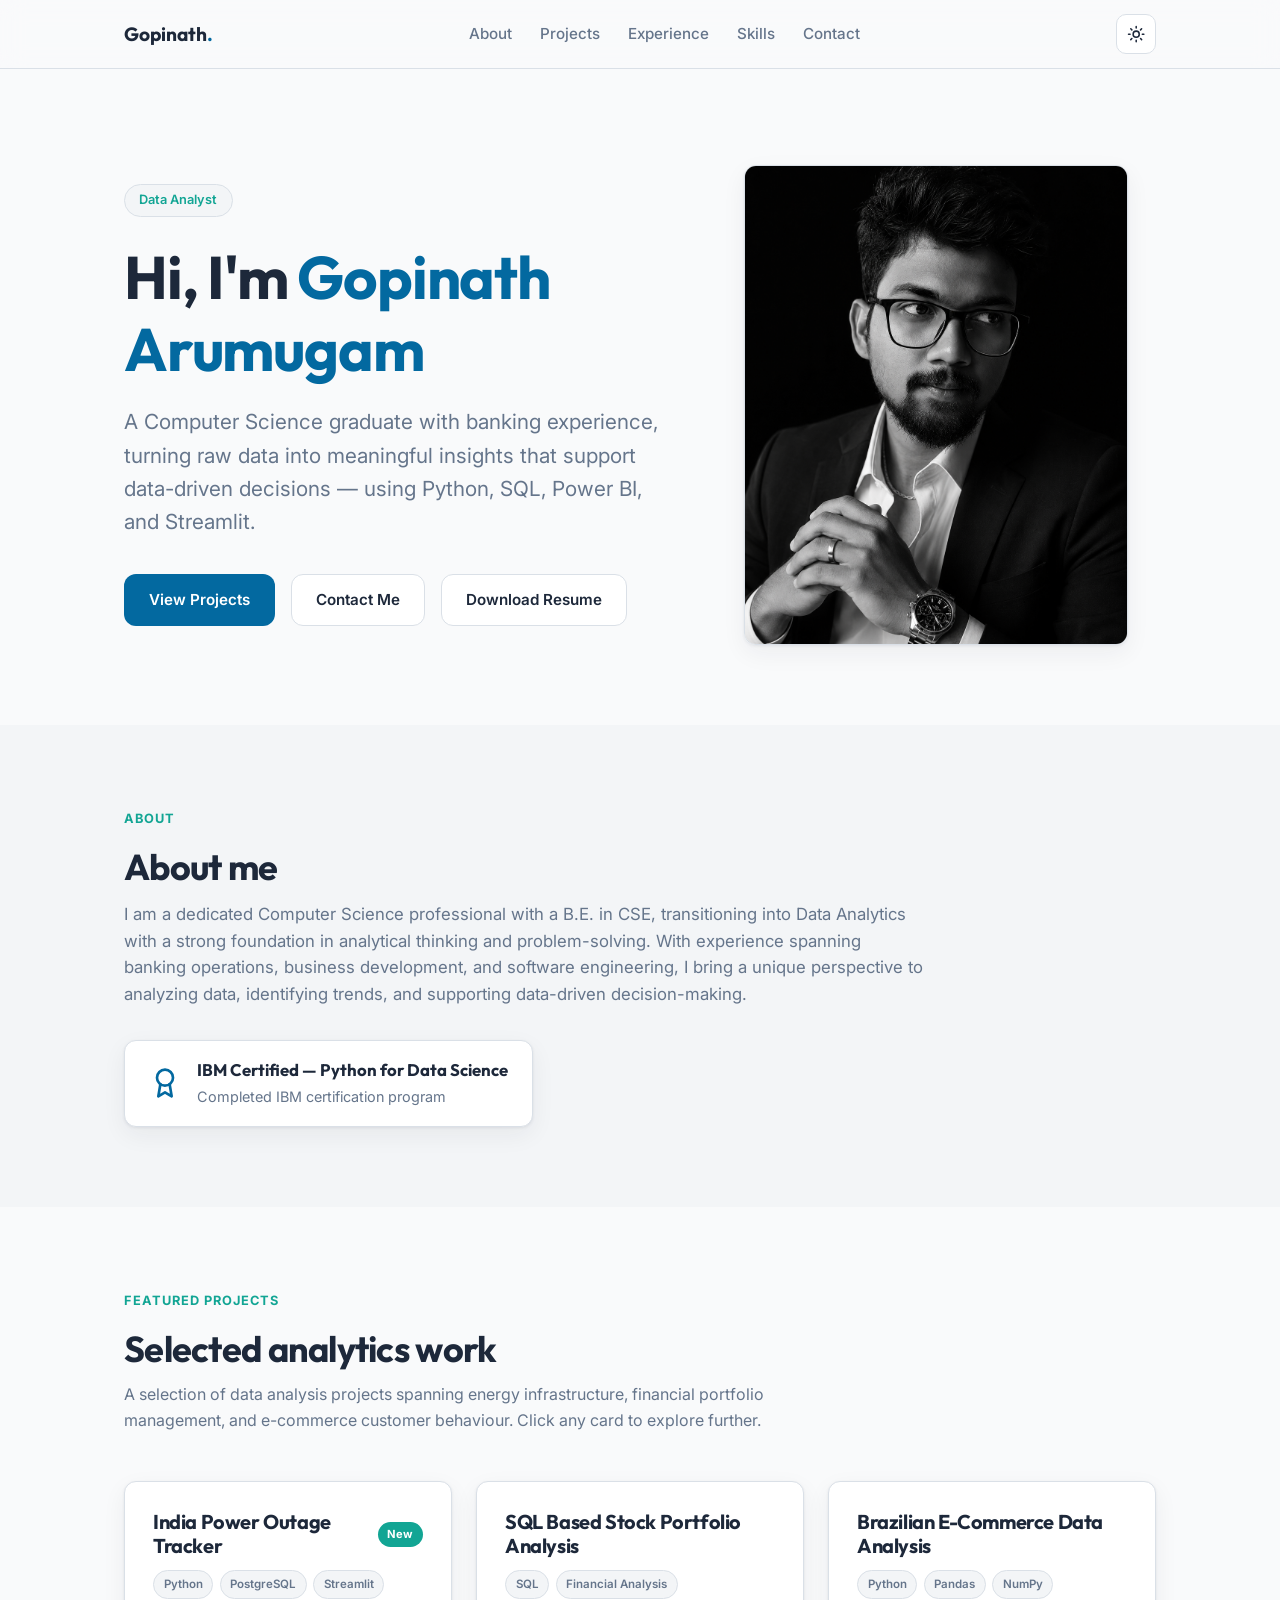
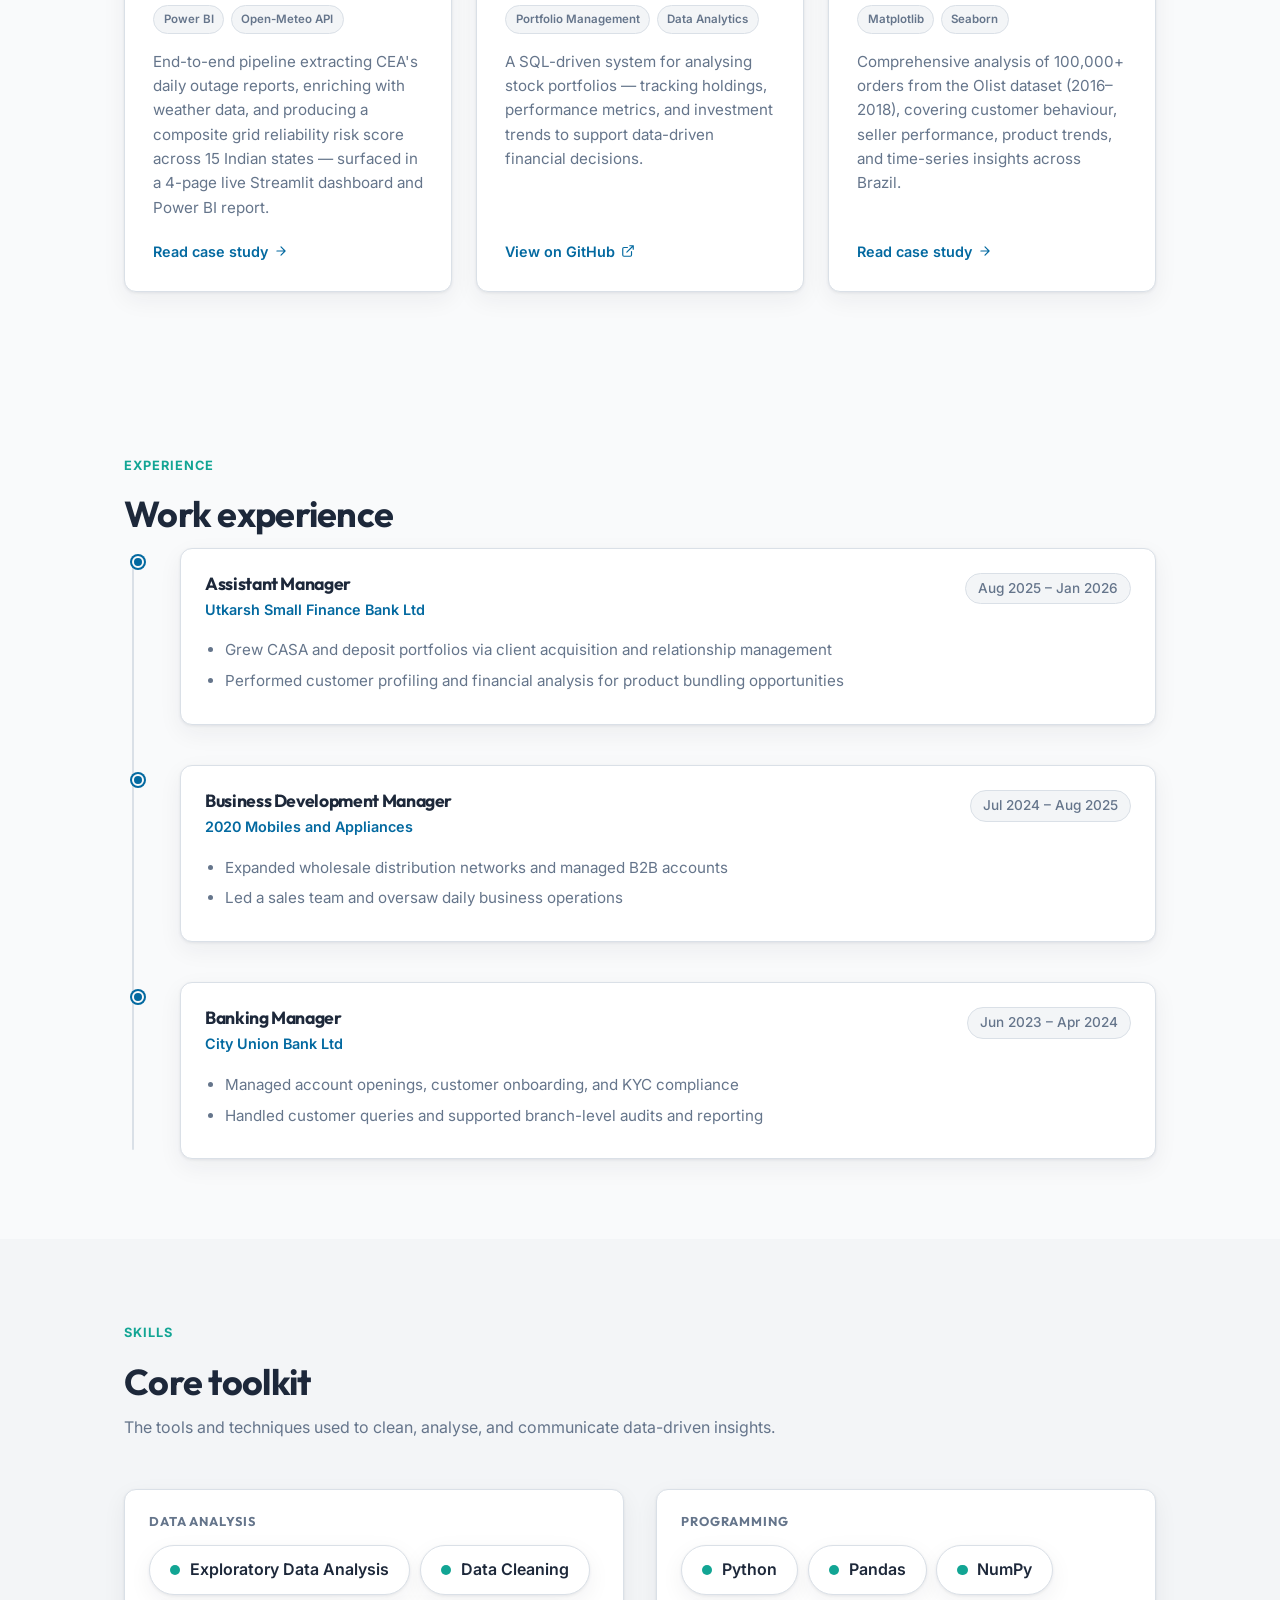
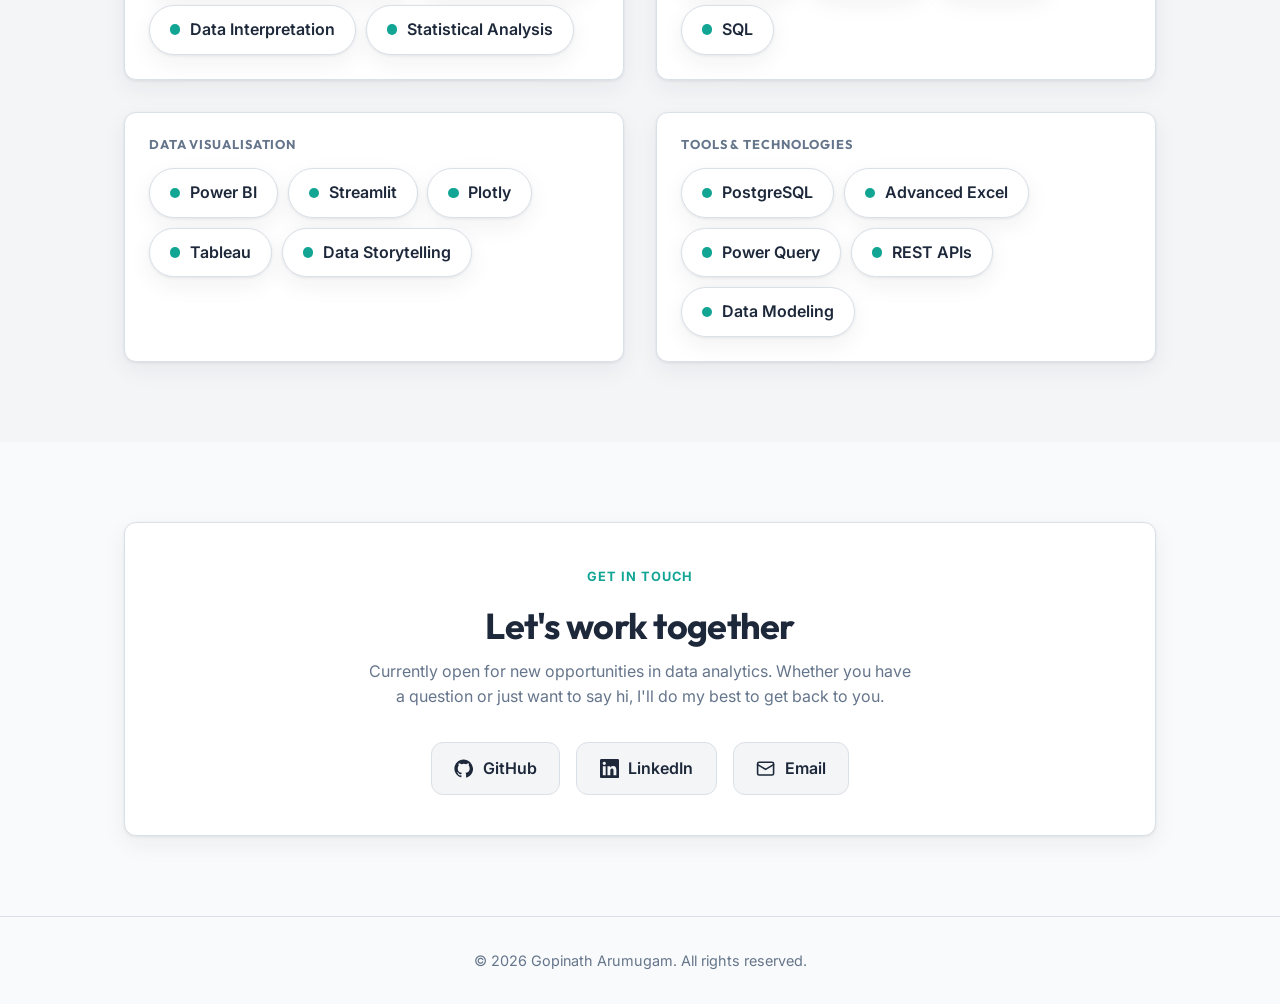
<file: index.html>
<!DOCTYPE html>
<html lang="en" data-theme="light">
  <head>
    <meta charset="UTF-8" />
    <meta name="viewport" content="width=device-width, initial-scale=1.0" />
    <title>Gopinath Arumugam — Data Analyst Portfolio</title>
    <meta
      name="description"
      content="Portfolio of Gopinath Arumugam, a Data Analyst turning data into meaningful insights with Python, SQL, Power BI, and Streamlit."
    />
    <meta name="theme-color" content="#0a66c2" />
    <script>
      (function () {
        try {
          var stored = localStorage.getItem("theme")
          var prefersDark = window.matchMedia("(prefers-color-scheme: dark)").matches
          document.documentElement.setAttribute("data-theme", stored || (prefersDark ? "dark" : "light"))
        } catch (e) {}
      })()
    </script>
    <link rel="preconnect" href="https://fonts.googleapis.com" />
    <link rel="preconnect" href="https://fonts.gstatic.com" crossorigin />
    <link
      href="https://fonts.googleapis.com/css2?family=Inter:wght@400;500;600;700&family=Outfit:wght@500;600;700&display=swap"
      rel="stylesheet"
    />
    <link rel="stylesheet" href="/styles/main.css" />
  </head>
  <body>
    <!-- ── Header ── -->
    <header class="site-header">
      <div class="container nav">
        <a href="/" class="brand">Gopinath<span>.</span></a>
        <nav aria-label="Primary">
          <ul class="nav-links">
            <li><a href="#about">About</a></li>
            <li><a href="#projects">Projects</a></li>
            <li><a href="#experience">Experience</a></li>
            <li><a href="#skills">Skills</a></li>
            <li><a href="#contact">Contact</a></li>
          </ul>
        </nav>
        <div class="nav-right">
          <button
            id="theme-toggle"
            class="theme-toggle"
            type="button"
            aria-label="Toggle dark and light mode"
            aria-pressed="false"
          >
            <svg class="icon-sun" viewBox="0 0 24 24" fill="none" stroke="currentColor" stroke-width="2" stroke-linecap="round" stroke-linejoin="round" aria-hidden="true">
              <circle cx="12" cy="12" r="4"></circle>
              <path d="M12 2v2M12 20v2M4.93 4.93l1.41 1.41M17.66 17.66l1.41 1.41M2 12h2M20 12h2M6.34 17.66l-1.41 1.41M19.07 4.93l-1.41 1.41"></path>
            </svg>
            <svg class="icon-moon" viewBox="0 0 24 24" fill="none" stroke="currentColor" stroke-width="2" stroke-linecap="round" stroke-linejoin="round" aria-hidden="true">
              <path d="M21 12.79A9 9 0 1 1 11.21 3 7 7 0 0 0 21 12.79z"></path>
            </svg>
          </button>
        </div>
      </div>
    </header>

    <main>
      <!-- ── Hero ── -->
      <section class="hero">
        <div class="container hero-grid">
          <div class="hero-content">
            <span class="hero-tag">Data Analyst</span>
            <h1>Hi, I'm <span class="accent">Gopinath Arumugam</span></h1>
            <p class="hero-tagline">
              A Computer Science graduate with banking experience, turning raw data into meaningful
              insights that support data-driven decisions — using Python, SQL, Power BI, and Streamlit.
            </p>
            <div class="hero-actions">
              <a href="#projects" class="btn btn-primary">View Projects</a>
              <a href="#contact" class="btn btn-secondary">Contact Me</a>
              <a href="/resume.html" download="Gopinath_Arumugam_Resume.html" class="btn btn-secondary">Download Resume</a>
            </div>
          </div>
          <div class="hero-media">
            <img
              src="/assets/portrait.png"
              alt="Portrait of Gopinath Arumugam"
              width="1024"
              height="1536"
            />
          </div>
        </div>
      </section>

      <!-- ── About ── -->
      <section id="about" style="background: var(--surface-2)">
        <div class="container">
          <span class="eyebrow">About</span>
          <h2 class="section-title">About me</h2>
          <p class="about-text">
            I am a dedicated Computer Science professional with a B.E. in CSE, transitioning into
            Data Analytics with a strong foundation in analytical thinking and problem-solving. With
            experience spanning banking operations, business development, and software engineering, I
            bring a unique perspective to analyzing data, identifying trends, and supporting
            data-driven decision-making.
          </p>
          <div class="about-cert">
            <svg viewBox="0 0 24 24" fill="none" stroke="currentColor" stroke-width="2" stroke-linecap="round" stroke-linejoin="round" aria-hidden="true">
              <circle cx="12" cy="8" r="6"></circle>
              <path d="M15.477 12.89 17 22l-5-3-5 3 1.523-9.11"></path>
            </svg>
            <div>
              <strong>IBM Certified — Python for Data Science</strong>
              <span>Completed IBM certification program</span>
            </div>
          </div>
        </div>
      </section>

      <!-- ── Featured Projects ── -->
      <section id="projects">
        <div class="container">
          <span class="eyebrow">Featured Projects</span>
          <h2 class="section-title">Selected analytics work</h2>
          <p class="section-intro">
            A selection of data analysis projects spanning energy infrastructure, financial portfolio
            management, and e-commerce customer behaviour. Click any card to explore further.
          </p>

          <div class="projects-grid">

            <!-- Project 1 — Power Outage Tracker (FEATURED, first position) -->
            <a class="project-card" href="/projects/india-power-outage-tracker.html">
              <div style="display:flex; align-items:center; justify-content:space-between; margin-bottom:0.75rem;">
                <h3 style="margin-bottom:0;">India Power Outage Tracker</h3>
                <span style="font-size:0.7rem;font-weight:700;padding:0.2rem 0.6rem;border-radius:9999px;background:var(--accent);color:#fff;white-space:nowrap;margin-left:0.75rem;">New</span>
              </div>
              <div class="project-tools">
                <span class="tool-chip">Python</span>
                <span class="tool-chip">PostgreSQL</span>
                <span class="tool-chip">Streamlit</span>
                <span class="tool-chip">Power BI</span>
                <span class="tool-chip">Open-Meteo API</span>
              </div>
              <p class="project-desc">
                End-to-end pipeline extracting CEA's daily outage reports, enriching with weather data,
                and producing a composite grid reliability risk score across 15 Indian states —
                surfaced in a 4-page live Streamlit dashboard and Power BI report.
              </p>
              <span class="project-link">
                Read case study
                <svg viewBox="0 0 24 24" width="14" height="14" fill="none" stroke="currentColor" stroke-width="2" stroke-linecap="round" stroke-linejoin="round" aria-hidden="true"><path d="M5 12h14M12 5l7 7-7 7"></path></svg>
              </span>
            </a>

            <!-- Project 2 -->
            <a class="project-card" href="https://github.com/Gopinath23032001/Data_Analytics/blob/SQL-Financial-Portfolio-Analysis/README.md" target="_blank" rel="noopener noreferrer">
              <h3>SQL Based Stock Portfolio Analysis</h3>
              <div class="project-tools">
                <span class="tool-chip">SQL</span>
                <span class="tool-chip">Financial Analysis</span>
                <span class="tool-chip">Portfolio Management</span>
                <span class="tool-chip">Data Analytics</span>
              </div>
              <p class="project-desc">
                A SQL-driven system for analysing stock portfolios — tracking holdings, performance
                metrics, and investment trends to support data-driven financial decisions.
              </p>
              <span class="project-link">
                View on GitHub
                <svg viewBox="0 0 24 24" width="14" height="14" fill="none" stroke="currentColor" stroke-width="2" stroke-linecap="round" stroke-linejoin="round" aria-hidden="true"><path d="M18 13v6a2 2 0 0 1-2 2H5a2 2 0 0 1-2-2V8a2 2 0 0 1 2-2h6M15 3h6v6M10 14 21 3"></path></svg>
              </span>
            </a>

            <!-- Project 3 -->
            <a class="project-card" href="/projects/brazilian-ecommerce.html">
              <h3>Brazilian E-Commerce Data Analysis</h3>
              <div class="project-tools">
                <span class="tool-chip">Python</span>
                <span class="tool-chip">Pandas</span>
                <span class="tool-chip">NumPy</span>
                <span class="tool-chip">Matplotlib</span>
                <span class="tool-chip">Seaborn</span>
              </div>
              <p class="project-desc">
                Comprehensive analysis of 100,000+ orders from the Olist dataset (2016–2018),
                covering customer behaviour, seller performance, product trends, and time-series
                insights across Brazil.
              </p>
              <span class="project-link">
                Read case study
                <svg viewBox="0 0 24 24" width="14" height="14" fill="none" stroke="currentColor" stroke-width="2" stroke-linecap="round" stroke-linejoin="round" aria-hidden="true"><path d="M5 12h14M12 5l7 7-7 7"></path></svg>
              </span>
            </a>

          </div>
        </div>
      </section>

      <!-- ── Work Experience ── -->
      <section id="experience">
        <div class="container">
          <span class="eyebrow">Experience</span>
          <h2 class="section-title">Work experience</h2>
          <div class="timeline">

            <div class="timeline-item">
              <div class="timeline-marker"></div>
              <div class="timeline-content">
                <div class="timeline-header">
                  <div>
                    <h3>Assistant Manager</h3>
                    <span class="timeline-company">Utkarsh Small Finance Bank Ltd</span>
                  </div>
                  <span class="timeline-period">Aug 2025 – Jan 2026</span>
                </div>
                <ul class="timeline-list">
                  <li>Grew CASA and deposit portfolios via client acquisition and relationship management</li>
                  <li>Performed customer profiling and financial analysis for product bundling opportunities</li>
                </ul>
              </div>
            </div>

            <div class="timeline-item">
              <div class="timeline-marker"></div>
              <div class="timeline-content">
                <div class="timeline-header">
                  <div>
                    <h3>Business Development Manager</h3>
                    <span class="timeline-company">2020 Mobiles and Appliances</span>
                  </div>
                  <span class="timeline-period">Jul 2024 – Aug 2025</span>
                </div>
                <ul class="timeline-list">
                  <li>Expanded wholesale distribution networks and managed B2B accounts</li>
                  <li>Led a sales team and oversaw daily business operations</li>
                </ul>
              </div>
            </div>

            <div class="timeline-item">
              <div class="timeline-marker"></div>
              <div class="timeline-content">
                <div class="timeline-header">
                  <div>
                    <h3>Banking Manager</h3>
                    <span class="timeline-company">City Union Bank Ltd</span>
                  </div>
                  <span class="timeline-period">Jun 2023 – Apr 2024</span>
                </div>
                <ul class="timeline-list">
                  <li>Managed account openings, customer onboarding, and KYC compliance</li>
                  <li>Handled customer queries and supported branch-level audits and reporting</li>
                </ul>
              </div>
            </div>

          </div>
        </div>
      </section>

      <!-- ── Skills ── -->
      <section id="skills" style="background: var(--surface-2)">
        <div class="container">
          <span class="eyebrow">Skills</span>
          <h2 class="section-title">Core toolkit</h2>
          <p class="section-intro">
            The tools and techniques used to clean, analyse, and communicate data-driven insights.
          </p>
          <div class="skills-grid">
            <div class="skills-category">
              <h3 class="skills-category-title">Data Analysis</h3>
              <div class="skills-badges">
                <span class="skill-badge"><span class="dot"></span>Exploratory Data Analysis</span>
                <span class="skill-badge"><span class="dot"></span>Data Cleaning</span>
                <span class="skill-badge"><span class="dot"></span>Data Interpretation</span>
                <span class="skill-badge"><span class="dot"></span>Statistical Analysis</span>
              </div>
            </div>
            <div class="skills-category">
              <h3 class="skills-category-title">Programming</h3>
              <div class="skills-badges">
                <span class="skill-badge"><span class="dot"></span>Python</span>
                <span class="skill-badge"><span class="dot"></span>Pandas</span>
                <span class="skill-badge"><span class="dot"></span>NumPy</span>
                <span class="skill-badge"><span class="dot"></span>SQL</span>
              </div>
            </div>
            <div class="skills-category">
              <h3 class="skills-category-title">Data Visualisation</h3>
              <div class="skills-badges">
                <span class="skill-badge"><span class="dot"></span>Power BI</span>
                <span class="skill-badge"><span class="dot"></span>Streamlit</span>
                <span class="skill-badge"><span class="dot"></span>Plotly</span>
                <span class="skill-badge"><span class="dot"></span>Tableau</span>
                <span class="skill-badge"><span class="dot"></span>Data Storytelling</span>
              </div>
            </div>
            <div class="skills-category">
              <h3 class="skills-category-title">Tools &amp; Technologies</h3>
              <div class="skills-badges">
                <span class="skill-badge"><span class="dot"></span>PostgreSQL</span>
                <span class="skill-badge"><span class="dot"></span>Advanced Excel</span>
                <span class="skill-badge"><span class="dot"></span>Power Query</span>
                <span class="skill-badge"><span class="dot"></span>REST APIs</span>
                <span class="skill-badge"><span class="dot"></span>Data Modeling</span>
              </div>
            </div>
          </div>
        </div>
      </section>

      <!-- ── Contact / Socials ── -->
      <section id="contact">
        <div class="container">
          <div class="contact-card">
            <span class="eyebrow">Get in touch</span>
            <h2 class="section-title">Let's work together</h2>
            <p>
              Currently open for new opportunities in data analytics. Whether you have a question
              or just want to say hi, I'll do my best to get back to you.
            </p>
            <div class="socials">
              <a class="social-link" href="https://github.com/gopinatharumugam" target="_blank" rel="noopener noreferrer">
                <svg viewBox="0 0 24 24" fill="currentColor" aria-hidden="true"><path d="M12 .5C5.7.5.5 5.7.5 12c0 5.1 3.3 9.4 7.9 10.9.6.1.8-.2.8-.5v-2c-3.2.7-3.9-1.4-3.9-1.4-.5-1.3-1.3-1.7-1.3-1.7-1-.7.1-.7.1-.7 1.2.1 1.8 1.2 1.8 1.2 1 1.8 2.7 1.3 3.4 1 .1-.8.4-1.3.7-1.6-2.6-.3-5.3-1.3-5.3-5.7 0-1.3.5-2.3 1.2-3.1-.1-.3-.5-1.5.1-3.1 0 0 1-.3 3.3 1.2a11.5 11.5 0 0 1 6 0C17.3 5 18.3 5.3 18.3 5.3c.6 1.6.2 2.8.1 3.1.8.8 1.2 1.8 1.2 3.1 0 4.4-2.7 5.4-5.3 5.7.4.4.8 1.1.8 2.2v3.3c0 .3.2.6.8.5 4.6-1.5 7.9-5.8 7.9-10.9C23.5 5.7 18.3.5 12 .5z"></path></svg>
                GitHub
              </a>
              <a class="social-link" href="https://www.linkedin.com/in/gopinath-mdu/" target="_blank" rel="noopener noreferrer">
                <svg viewBox="0 0 24 24" fill="currentColor" aria-hidden="true"><path d="M20.45 20.45h-3.56v-5.57c0-1.33-.02-3.04-1.85-3.04-1.85 0-2.14 1.45-2.14 2.94v5.67H9.34V9h3.42v1.56h.05c.48-.9 1.64-1.85 3.37-1.85 3.6 0 4.27 2.37 4.27 5.46v6.28zM5.34 7.43a2.07 2.07 0 1 1 0-4.14 2.07 2.07 0 0 1 0 4.14zM7.12 20.45H3.56V9h3.56v11.45zM22.22 0H1.77C.79 0 0 .77 0 1.73v20.54C0 23.23.79 24 1.77 24h20.45c.98 0 1.78-.77 1.78-1.73V1.73C24 .77 23.2 0 22.22 0z"></path></svg>
                LinkedIn
              </a>
              <a class="social-link" href="mailto:vishwagopi23@gmail.com">
                <svg viewBox="0 0 24 24" fill="none" stroke="currentColor" stroke-width="2" stroke-linecap="round" stroke-linejoin="round" aria-hidden="true"><rect x="2" y="4" width="20" height="16" rx="2"></rect><path d="m22 7-10 6L2 7"></path></svg>
                Email
              </a>
            </div>
          </div>
        </div>
      </section>
    </main>

    <footer class="site-footer">
      <div class="container">
        &copy; <span id="year"></span> Gopinath Arumugam. All rights reserved.
      </div>
    </footer>

    <script>
      document.getElementById("year").textContent = new Date().getFullYear()
    </script>
    <script src="/styles/theme.js"></script>
  </body>
</html>
</file>
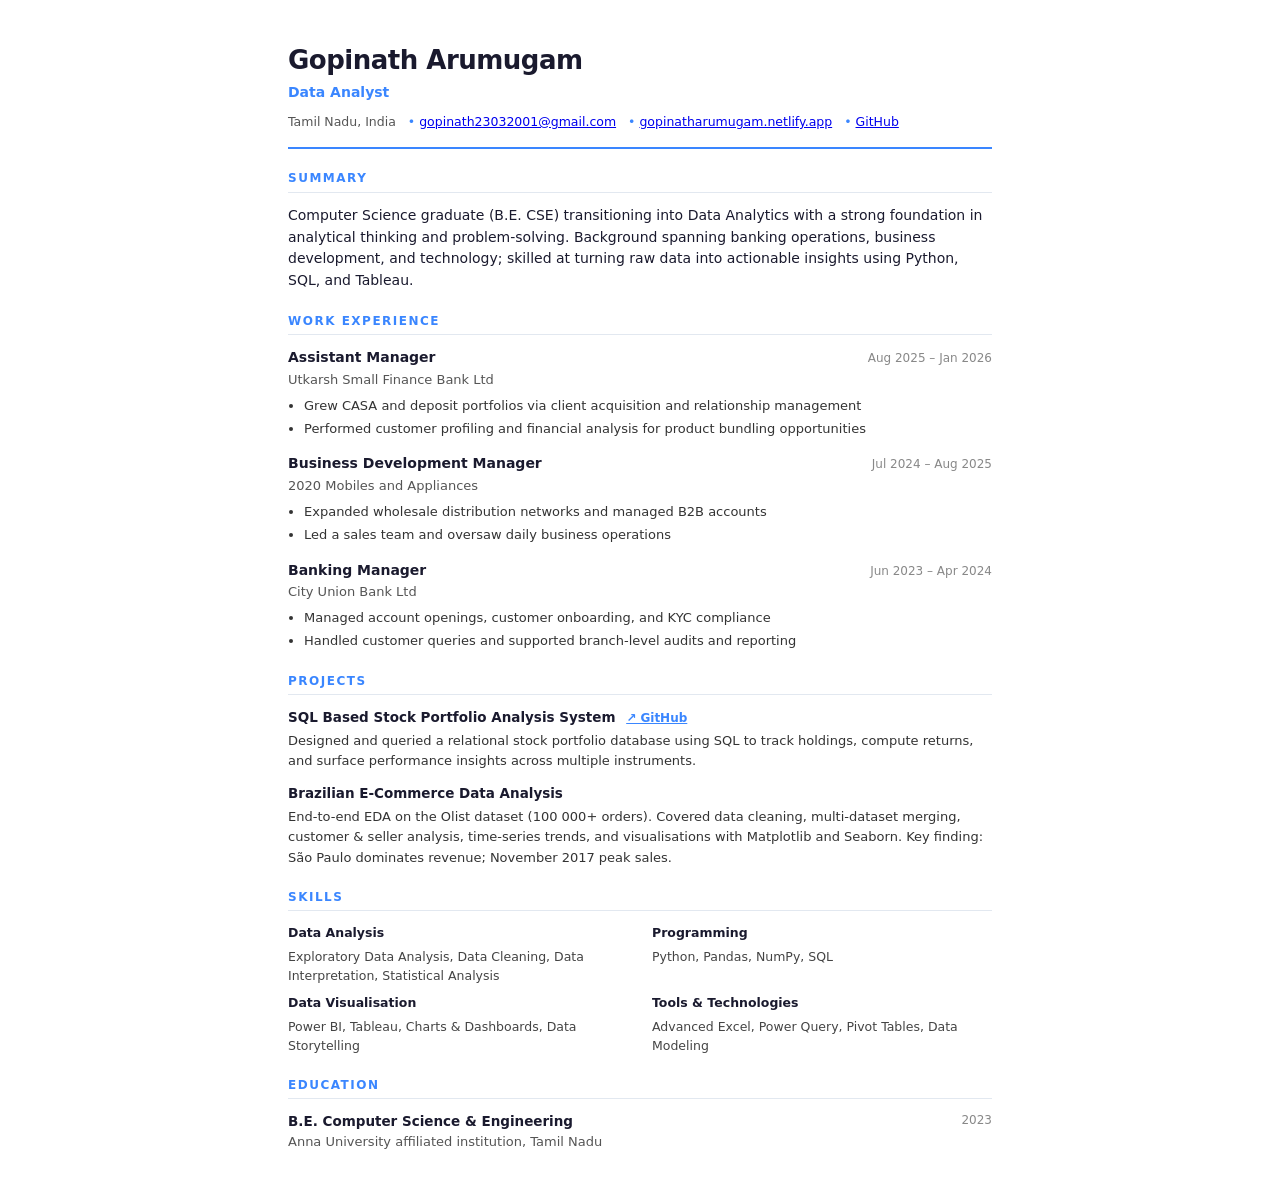
<file: resume.html>
<!DOCTYPE html>
<html lang="en">
<head>
  <meta charset="UTF-8" />
  <meta name="viewport" content="width=device-width, initial-scale=1.0" />
  <title>Gopinath Arumugam – Resume</title>
  <style>
    /* ── Reset & base ── */
    *, *::before, *::after { box-sizing: border-box; margin: 0; padding: 0; }
    body {
      font-family: 'Segoe UI', system-ui, -apple-system, sans-serif;
      font-size: 14px;
      line-height: 1.55;
      color: #1a1a2e;
      background: #fff;
      max-width: 800px;
      margin: 0 auto;
      padding: 40px 48px;
    }

    /* ── Header ── */
    header { border-bottom: 2px solid #3a86ff; padding-bottom: 16px; margin-bottom: 20px; }
    header h1 { font-size: 26px; font-weight: 700; letter-spacing: -0.5px; }
    header .subtitle { font-size: 14px; color: #3a86ff; font-weight: 600; margin-top: 2px; }
    header .contact-row {
      display: flex; flex-wrap: wrap; gap: 12px;
      margin-top: 8px; font-size: 12.5px; color: #555;
    }
    header .contact-row span::before { content: "• "; color: #3a86ff; }
    header .contact-row span:first-child::before { content: ""; }

    /* ── Section ── */
    section { margin-top: 20px; }
    section h2 {
      font-size: 12px; font-weight: 700; letter-spacing: 1.5px;
      text-transform: uppercase; color: #3a86ff;
      border-bottom: 1px solid #e2e8f0; padding-bottom: 4px; margin-bottom: 12px;
    }

    /* ── Experience ── */
    .role { margin-bottom: 14px; }
    .role-header {
      display: flex; justify-content: space-between; align-items: baseline;
      flex-wrap: wrap; gap: 4px;
    }
    .role-title { font-weight: 700; font-size: 14px; }
    .role-company { font-size: 13px; color: #555; margin-top: 1px; }
    .role-period { font-size: 12px; color: #888; white-space: nowrap; }
    .role ul { margin: 6px 0 0 16px; }
    .role li { margin-bottom: 3px; font-size: 13px; color: #333; }

    /* ── Projects ── */
    .project { margin-bottom: 12px; }
    .project-name { font-weight: 700; font-size: 13.5px; }
    .project-link { font-size: 12px; color: #3a86ff; margin-left: 6px; }
    .project p { font-size: 13px; color: #333; margin-top: 3px; }

    /* ── Skills ── */
    .skills-grid {
      display: grid; grid-template-columns: 1fr 1fr; gap: 8px 24px;
    }
    .skills-category h3 { font-size: 12.5px; font-weight: 700; margin-bottom: 4px; }
    .skills-category p { font-size: 12.5px; color: #444; }

    /* ── Education ── */
    .edu { display: flex; justify-content: space-between; flex-wrap: wrap; gap: 4px; }
    .edu-degree { font-weight: 700; font-size: 13.5px; }
    .edu-school { font-size: 13px; color: #555; }
    .edu-year { font-size: 12px; color: #888; }

    /* ── Print ── */
    @media print {
      body { padding: 24px 32px; }
      a { color: inherit; text-decoration: none; }
    }
  </style>
</head>
<body>

  <header>
    <h1>Gopinath Arumugam</h1>
    <div class="subtitle">Data Analyst</div>
    <div class="contact-row">
      <span>Tamil Nadu, India</span>
      <span><a href="mailto:gopinath23032001@gmail.com">gopinath23032001@gmail.com</a></span>
      <span><a href="https://gopinatharumugam.netlify.app" target="_blank">gopinatharumugam.netlify.app</a></span>
      <span><a href="https://github.com/Gopinath23032001" target="_blank">GitHub</a></span>
    </div>
  </header>

  <!-- Summary -->
  <section>
    <h2>Summary</h2>
    <p>
      Computer Science graduate (B.E. CSE) transitioning into Data Analytics with a strong foundation in
      analytical thinking and problem-solving. Background spanning banking operations, business development,
      and technology; skilled at turning raw data into actionable insights using Python, SQL, and Tableau.
    </p>
  </section>

  <!-- Work Experience -->
  <section>
    <h2>Work Experience</h2>

    <div class="role">
      <div class="role-header">
        <div>
          <div class="role-title">Assistant Manager</div>
          <div class="role-company">Utkarsh Small Finance Bank Ltd</div>
        </div>
        <div class="role-period">Aug 2025 – Jan 2026</div>
      </div>
      <ul>
        <li>Grew CASA and deposit portfolios via client acquisition and relationship management</li>
        <li>Performed customer profiling and financial analysis for product bundling opportunities</li>
      </ul>
    </div>

    <div class="role">
      <div class="role-header">
        <div>
          <div class="role-title">Business Development Manager</div>
          <div class="role-company">2020 Mobiles and Appliances</div>
        </div>
        <div class="role-period">Jul 2024 – Aug 2025</div>
      </div>
      <ul>
        <li>Expanded wholesale distribution networks and managed B2B accounts</li>
        <li>Led a sales team and oversaw daily business operations</li>
      </ul>
    </div>

    <div class="role">
      <div class="role-header">
        <div>
          <div class="role-title">Banking Manager</div>
          <div class="role-company">City Union Bank Ltd</div>
        </div>
        <div class="role-period">Jun 2023 – Apr 2024</div>
      </div>
      <ul>
        <li>Managed account openings, customer onboarding, and KYC compliance</li>
        <li>Handled customer queries and supported branch-level audits and reporting</li>
      </ul>
    </div>

  </section>

  <!-- Projects -->
  <section>
    <h2>Projects</h2>

    <div class="project">
      <div class="project-name">
        SQL Based Stock Portfolio Analysis System
        <a class="project-link" href="https://github.com/Gopinath23032001/Data_Analytics/blob/SQL-Financial-Portfolio-Analysis/README.md" target="_blank">↗ GitHub</a>
      </div>
      <p>
        Designed and queried a relational stock portfolio database using SQL to track holdings,
        compute returns, and surface performance insights across multiple instruments.
      </p>
    </div>

    <div class="project">
      <div class="project-name">Brazilian E-Commerce Data Analysis</div>
      <p>
        End-to-end EDA on the Olist dataset (100 000+ orders). Covered data cleaning, multi-dataset
        merging, customer &amp; seller analysis, time-series trends, and visualisations with
        Matplotlib and Seaborn. Key finding: São Paulo dominates revenue; November 2017 peak sales.
      </p>
    </div>

  </section>

  <!-- Skills -->
  <section>
    <h2>Skills</h2>
    <div class="skills-grid">
      <div class="skills-category">
        <h3>Data Analysis</h3>
        <p>Exploratory Data Analysis, Data Cleaning, Data Interpretation, Statistical Analysis</p>
      </div>
      <div class="skills-category">
        <h3>Programming</h3>
        <p>Python, Pandas, NumPy, SQL</p>
      </div>
      <div class="skills-category">
        <h3>Data Visualisation</h3>
        <p>Power BI, Tableau, Charts &amp; Dashboards, Data Storytelling</p>
      </div>
      <div class="skills-category">
        <h3>Tools &amp; Technologies</h3>
        <p>Advanced Excel, Power Query, Pivot Tables, Data Modeling</p>
      </div>
    </div>
  </section>

  <!-- Education -->
  <section>
    <h2>Education</h2>
    <div class="edu">
      <div>
        <div class="edu-degree">B.E. Computer Science &amp; Engineering</div>
        <div class="edu-school">Anna University affiliated institution, Tamil Nadu</div>
      </div>
      <div class="edu-year">2023</div>
    </div>
  </section>

</body>
</html>
</file>
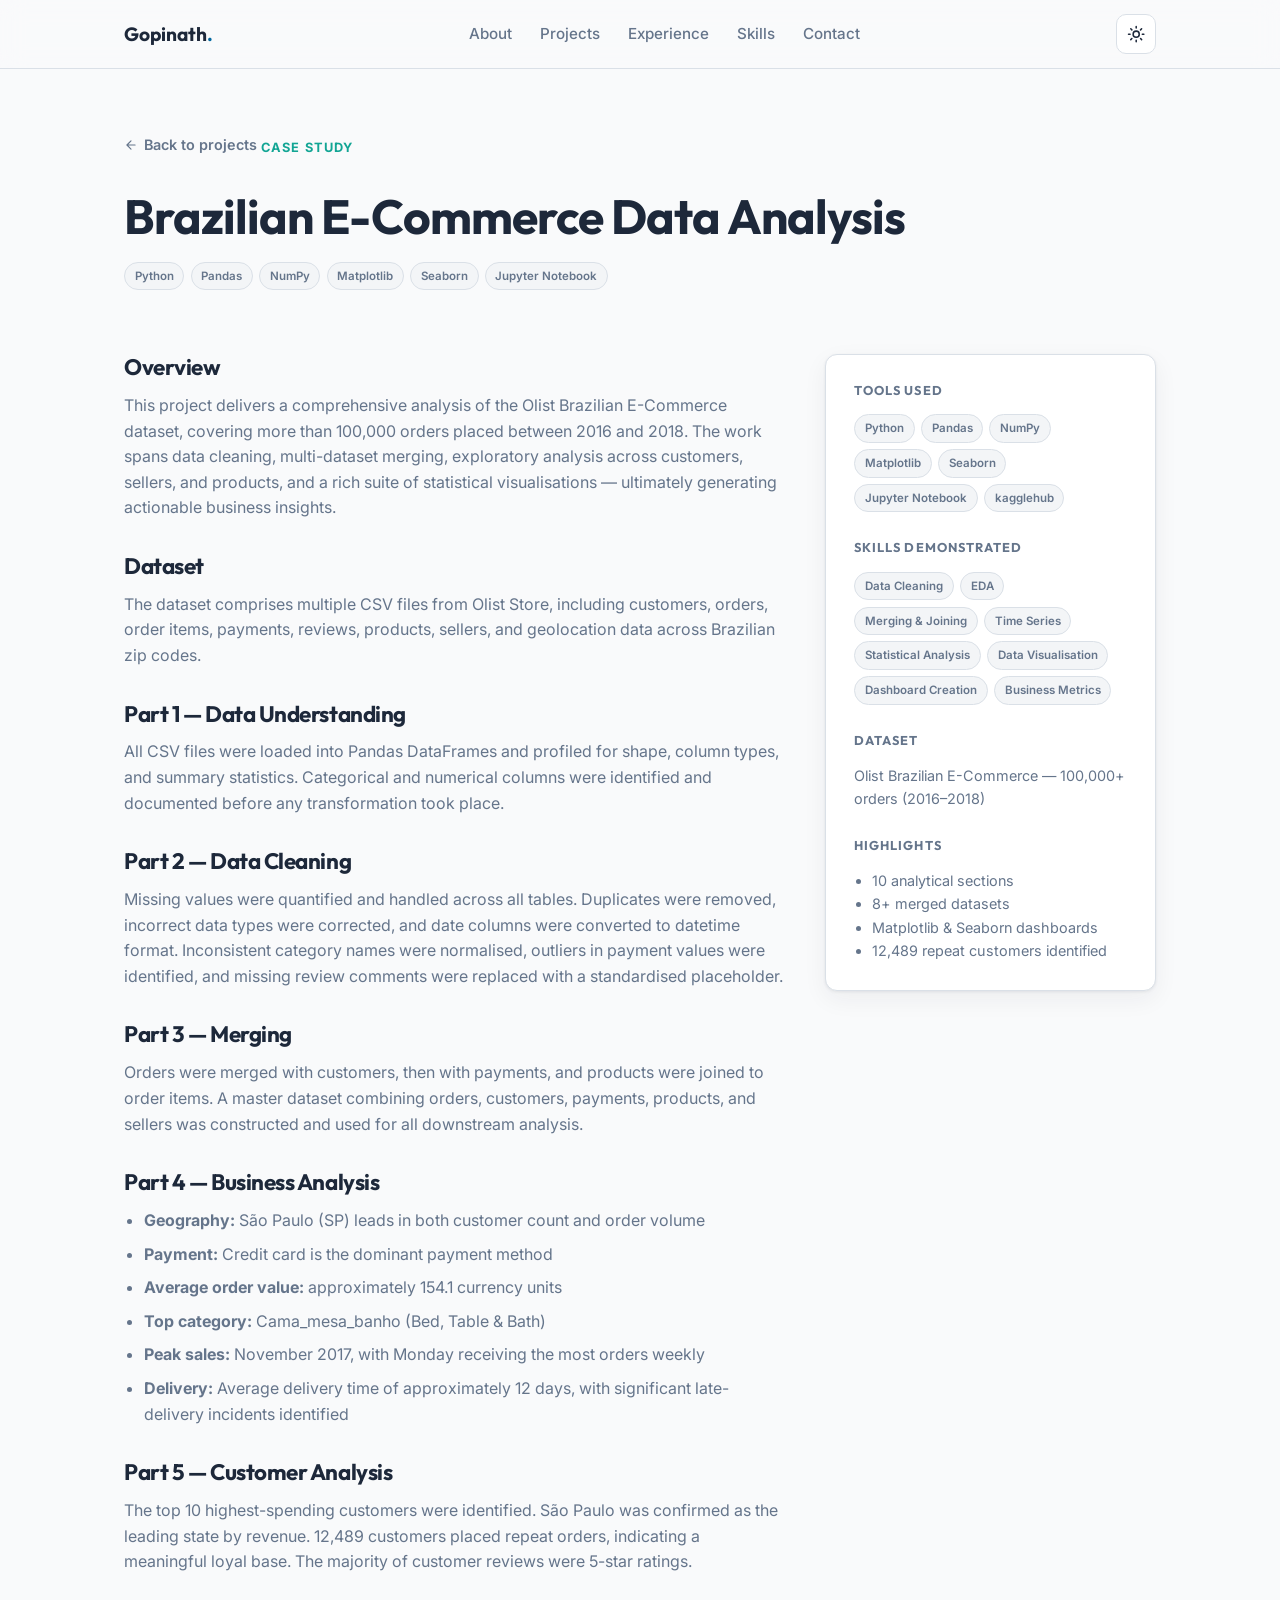
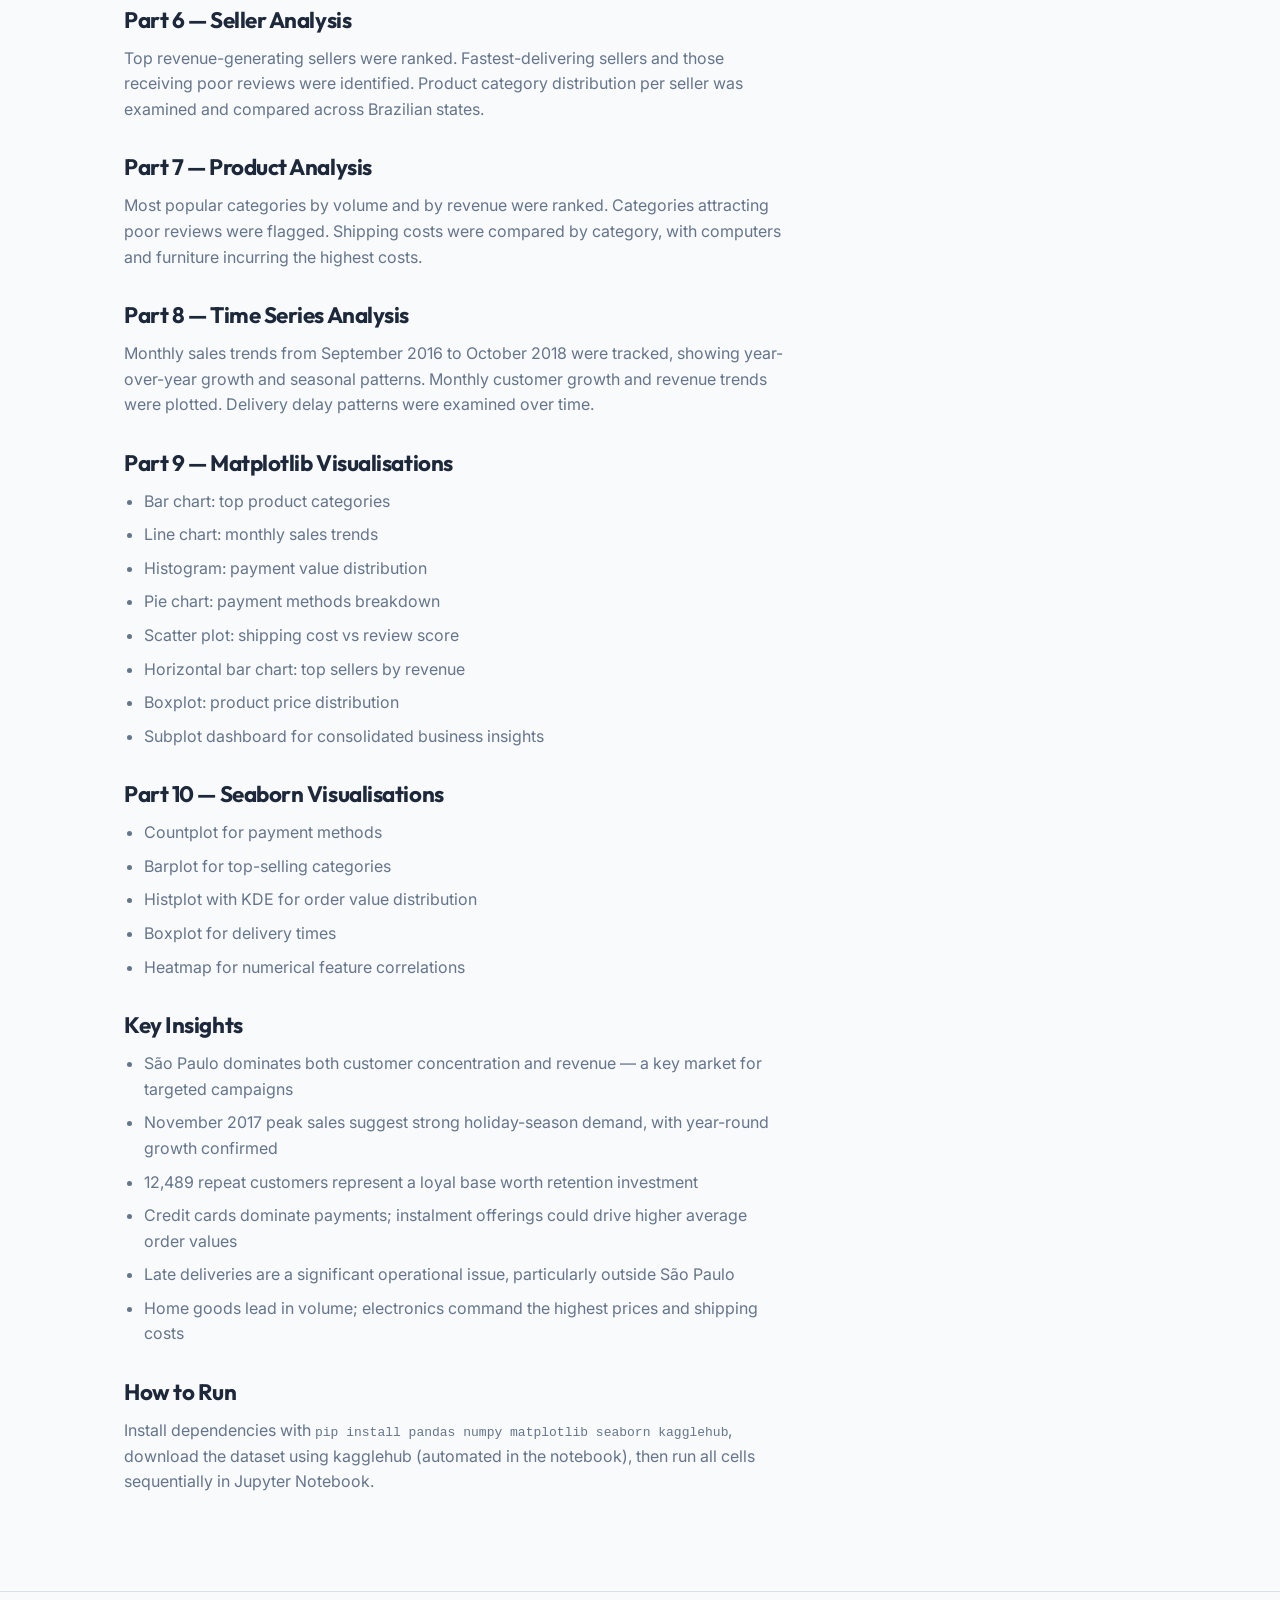
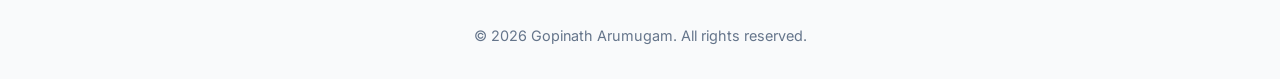
<file: projects/brazilian-ecommerce.html>
<!DOCTYPE html>
<html lang="en" data-theme="light">
  <head>
    <meta charset="UTF-8" />
    <meta name="viewport" content="width=device-width, initial-scale=1.0" />
    <title>Brazilian E-Commerce Data Analysis — Gopinath Arumugam</title>
    <meta
      name="description"
      content="Comprehensive analysis of 100,000+ orders from the Olist Brazilian E-Commerce dataset, covering customer behaviour, seller performance, and time-series trends."
    />
    <script>
      (function () {
        try {
          var stored = localStorage.getItem("theme")
          var prefersDark = window.matchMedia("(prefers-color-scheme: dark)").matches
          document.documentElement.setAttribute("data-theme", stored || (prefersDark ? "dark" : "light"))
        } catch (e) {}
      })()
    </script>
    <link rel="preconnect" href="https://fonts.googleapis.com" />
    <link rel="preconnect" href="https://fonts.gstatic.com" crossorigin />
    <link
      href="https://fonts.googleapis.com/css2?family=Inter:wght@400;500;600;700&family=Outfit:wght@500;600;700&display=swap"
      rel="stylesheet"
    />
    <link rel="stylesheet" href="/styles/main.css" />
  </head>
  <body>
    <header class="site-header">
      <div class="container nav">
        <a href="/" class="brand">Gopinath<span>.</span></a>
        <nav aria-label="Primary">
          <ul class="nav-links">
            <li><a href="/#about">About</a></li>
            <li><a href="/#projects">Projects</a></li>
            <li><a href="/#experience">Experience</a></li>
            <li><a href="/#skills">Skills</a></li>
            <li><a href="/#contact">Contact</a></li>
          </ul>
        </nav>
        <div class="nav-right">
          <button id="theme-toggle" class="theme-toggle" type="button" aria-label="Toggle dark and light mode" aria-pressed="false">
            <svg class="icon-sun" viewBox="0 0 24 24" fill="none" stroke="currentColor" stroke-width="2" stroke-linecap="round" stroke-linejoin="round" aria-hidden="true">
              <circle cx="12" cy="12" r="4"></circle>
              <path d="M12 2v2M12 20v2M4.93 4.93l1.41 1.41M17.66 17.66l1.41 1.41M2 12h2M20 12h2M6.34 17.66l-1.41 1.41M19.07 4.93l-1.41 1.41"></path>
            </svg>
            <svg class="icon-moon" viewBox="0 0 24 24" fill="none" stroke="currentColor" stroke-width="2" stroke-linecap="round" stroke-linejoin="round" aria-hidden="true">
              <path d="M21 12.79A9 9 0 1 1 11.21 3 7 7 0 0 0 21 12.79z"></path>
            </svg>
          </button>
        </div>
      </div>
    </header>

    <main>
      <div class="detail-hero">
        <div class="container">
          <a class="back-link" href="/#projects">
            <svg viewBox="0 0 24 24" width="14" height="14" fill="none" stroke="currentColor" stroke-width="2" stroke-linecap="round" stroke-linejoin="round" aria-hidden="true"><path d="M19 12H5M12 5l-7 7 7 7"></path></svg>
            Back to projects
          </a>
          <span class="eyebrow">Case Study</span>
          <h1>Brazilian E-Commerce Data Analysis</h1>
          <div class="project-tools" style="margin-top: 1rem;">
            <span class="tool-chip">Python</span>
            <span class="tool-chip">Pandas</span>
            <span class="tool-chip">NumPy</span>
            <span class="tool-chip">Matplotlib</span>
            <span class="tool-chip">Seaborn</span>
            <span class="tool-chip">Jupyter Notebook</span>
          </div>
        </div>
      </div>

      <div class="detail-body">
        <div class="container">
          <div class="detail-grid">
            <div class="detail-main">
              <h2>Overview</h2>
              <p>
                This project delivers a comprehensive analysis of the Olist Brazilian E-Commerce
                dataset, covering more than 100,000 orders placed between 2016 and 2018. The
                work spans data cleaning, multi-dataset merging, exploratory analysis across
                customers, sellers, and products, and a rich suite of statistical visualisations
                — ultimately generating actionable business insights.
              </p>

              <h2>Dataset</h2>
              <p>
                The dataset comprises multiple CSV files from Olist Store, including customers,
                orders, order items, payments, reviews, products, sellers, and geolocation data
                across Brazilian zip codes.
              </p>

              <h2>Part 1 — Data Understanding</h2>
              <p>
                All CSV files were loaded into Pandas DataFrames and profiled for shape, column
                types, and summary statistics. Categorical and numerical columns were identified
                and documented before any transformation took place.
              </p>

              <h2>Part 2 — Data Cleaning</h2>
              <p>
                Missing values were quantified and handled across all tables. Duplicates were
                removed, incorrect data types were corrected, and date columns were converted to
                datetime format. Inconsistent category names were normalised, outliers in payment
                values were identified, and missing review comments were replaced with a
                standardised placeholder.
              </p>

              <h2>Part 3 — Merging</h2>
              <p>
                Orders were merged with customers, then with payments, and products were joined
                to order items. A master dataset combining orders, customers, payments, products,
                and sellers was constructed and used for all downstream analysis.
              </p>

              <h2>Part 4 — Business Analysis</h2>
              <ul>
                <li><strong>Geography:</strong> São Paulo (SP) leads in both customer count and order volume</li>
                <li><strong>Payment:</strong> Credit card is the dominant payment method</li>
                <li><strong>Average order value:</strong> approximately 154.1 currency units</li>
                <li><strong>Top category:</strong> Cama_mesa_banho (Bed, Table &amp; Bath)</li>
                <li><strong>Peak sales:</strong> November 2017, with Monday receiving the most orders weekly</li>
                <li><strong>Delivery:</strong> Average delivery time of approximately 12 days, with significant late-delivery incidents identified</li>
              </ul>

              <h2>Part 5 — Customer Analysis</h2>
              <p>
                The top 10 highest-spending customers were identified. São Paulo was confirmed as
                the leading state by revenue. 12,489 customers placed repeat orders, indicating
                a meaningful loyal base. The majority of customer reviews were 5-star ratings.
              </p>

              <h2>Part 6 — Seller Analysis</h2>
              <p>
                Top revenue-generating sellers were ranked. Fastest-delivering sellers and those
                receiving poor reviews were identified. Product category distribution per seller
                was examined and compared across Brazilian states.
              </p>

              <h2>Part 7 — Product Analysis</h2>
              <p>
                Most popular categories by volume and by revenue were ranked. Categories
                attracting poor reviews were flagged. Shipping costs were compared by category,
                with computers and furniture incurring the highest costs.
              </p>

              <h2>Part 8 — Time Series Analysis</h2>
              <p>
                Monthly sales trends from September 2016 to October 2018 were tracked, showing
                year-over-year growth and seasonal patterns. Monthly customer growth and revenue
                trends were plotted. Delivery delay patterns were examined over time.
              </p>

              <h2>Part 9 — Matplotlib Visualisations</h2>
              <ul>
                <li>Bar chart: top product categories</li>
                <li>Line chart: monthly sales trends</li>
                <li>Histogram: payment value distribution</li>
                <li>Pie chart: payment methods breakdown</li>
                <li>Scatter plot: shipping cost vs review score</li>
                <li>Horizontal bar chart: top sellers by revenue</li>
                <li>Boxplot: product price distribution</li>
                <li>Subplot dashboard for consolidated business insights</li>
              </ul>

              <h2>Part 10 — Seaborn Visualisations</h2>
              <ul>
                <li>Countplot for payment methods</li>
                <li>Barplot for top-selling categories</li>
                <li>Histplot with KDE for order value distribution</li>
                <li>Boxplot for delivery times</li>
                <li>Heatmap for numerical feature correlations</li>
              </ul>

              <h2>Key Insights</h2>
              <ul>
                <li>São Paulo dominates both customer concentration and revenue — a key market for targeted campaigns</li>
                <li>November 2017 peak sales suggest strong holiday-season demand, with year-round growth confirmed</li>
                <li>12,489 repeat customers represent a loyal base worth retention investment</li>
                <li>Credit cards dominate payments; instalment offerings could drive higher average order values</li>
                <li>Late deliveries are a significant operational issue, particularly outside São Paulo</li>
                <li>Home goods lead in volume; electronics command the highest prices and shipping costs</li>
              </ul>

              <h2>How to Run</h2>
              <p>
                Install dependencies with <code>pip install pandas numpy matplotlib seaborn kagglehub</code>,
                download the dataset using kagglehub (automated in the notebook), then run all
                cells sequentially in Jupyter Notebook.
              </p>
            </div>

            <aside class="detail-aside">
              <h3>Tools Used</h3>
              <div class="aside-tools">
                <span class="tool-chip">Python</span>
                <span class="tool-chip">Pandas</span>
                <span class="tool-chip">NumPy</span>
                <span class="tool-chip">Matplotlib</span>
                <span class="tool-chip">Seaborn</span>
                <span class="tool-chip">Jupyter Notebook</span>
                <span class="tool-chip">kagglehub</span>
              </div>

              <h3>Skills Demonstrated</h3>
              <div class="aside-tools">
                <span class="tool-chip">Data Cleaning</span>
                <span class="tool-chip">EDA</span>
                <span class="tool-chip">Merging &amp; Joining</span>
                <span class="tool-chip">Time Series</span>
                <span class="tool-chip">Statistical Analysis</span>
                <span class="tool-chip">Data Visualisation</span>
                <span class="tool-chip">Dashboard Creation</span>
                <span class="tool-chip">Business Metrics</span>
              </div>

              <h3>Dataset</h3>
              <p style="color: var(--muted); font-size: 0.9rem; margin-top: 0.5rem;">
                Olist Brazilian E-Commerce — 100,000+ orders (2016–2018)
              </p>

              <h3>Highlights</h3>
              <ul style="color: var(--muted); font-size: 0.9rem; padding-left: 1.1rem; margin-top: 0.5rem;">
                <li>10 analytical sections</li>
                <li>8+ merged datasets</li>
                <li>Matplotlib &amp; Seaborn dashboards</li>
                <li>12,489 repeat customers identified</li>
              </ul>
            </aside>
          </div>
        </div>
      </div>
    </main>

    <footer class="site-footer">
      <div class="container">
        &copy; <span id="year"></span> Gopinath Arumugam. All rights reserved.
      </div>
    </footer>

    <script>document.getElementById("year").textContent = new Date().getFullYear()</script>
    <script src="/styles/theme.js"></script>
  </body>
</html>
</file>
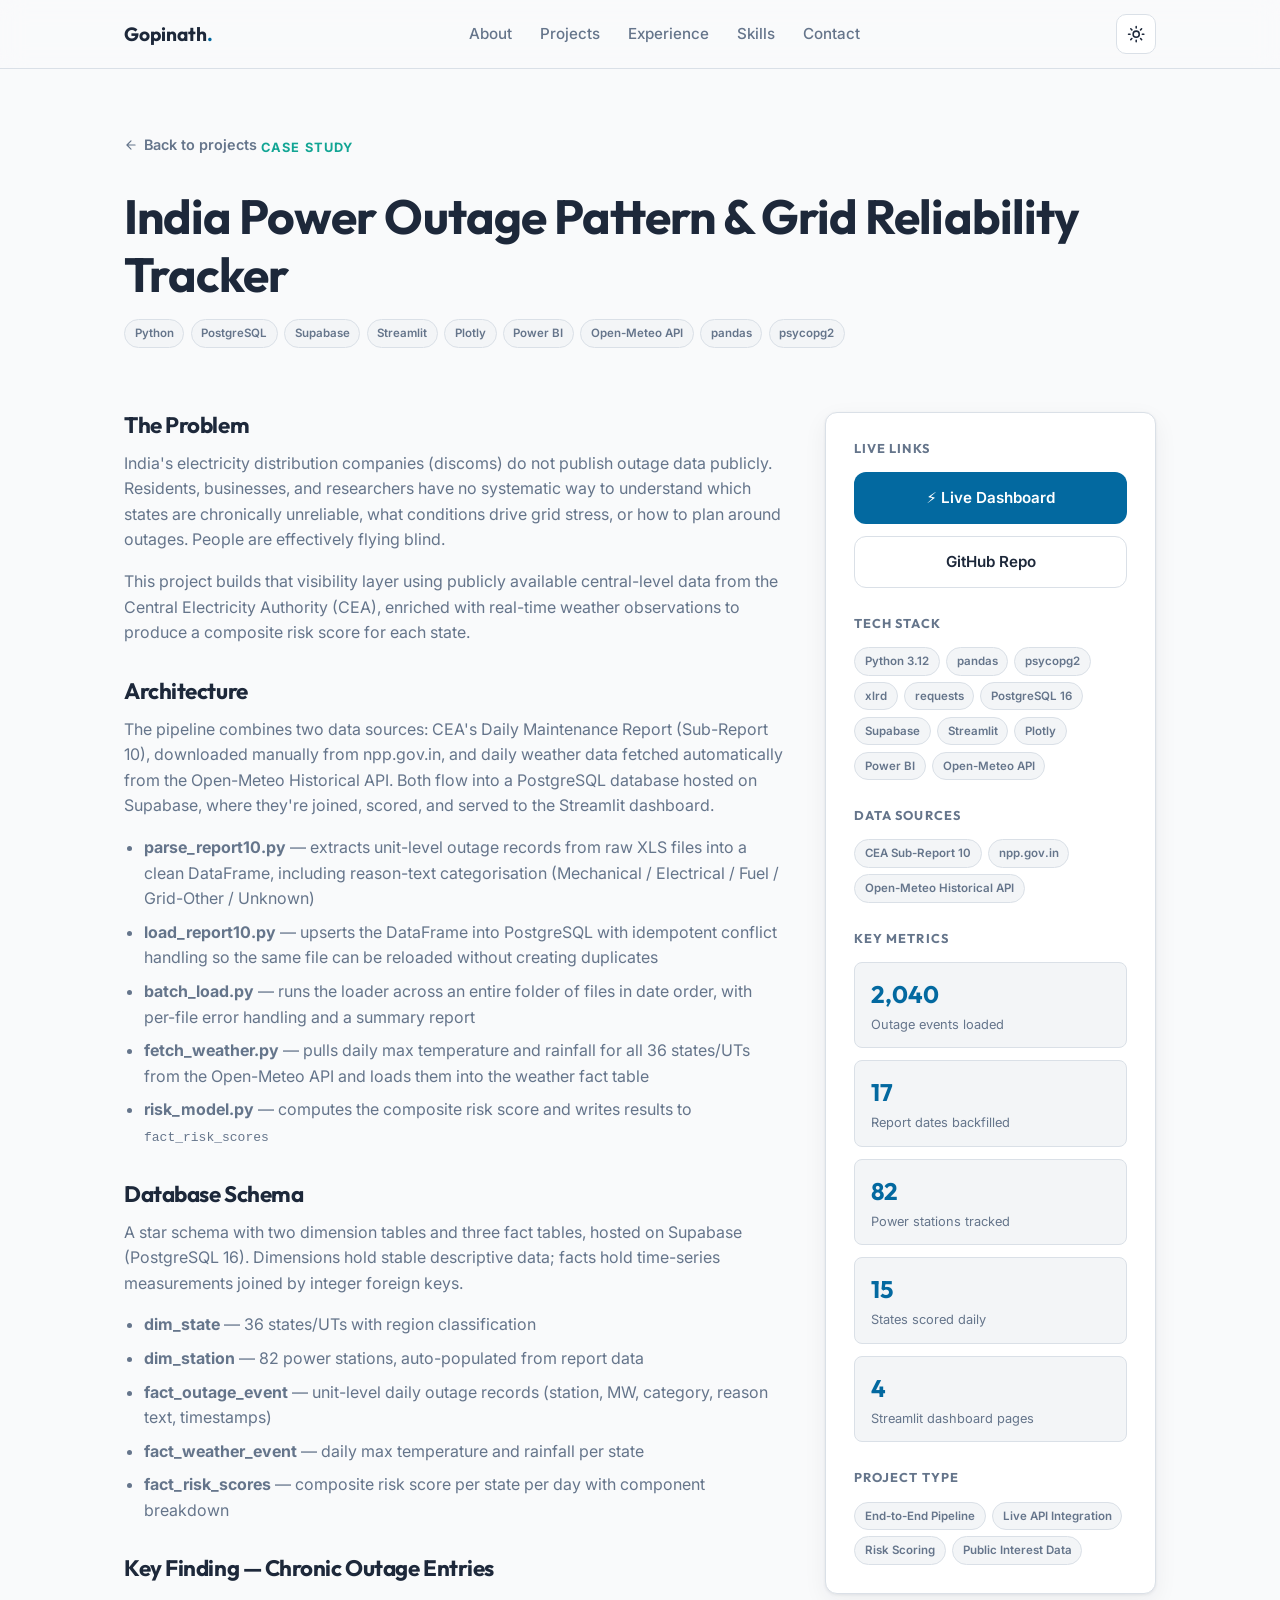
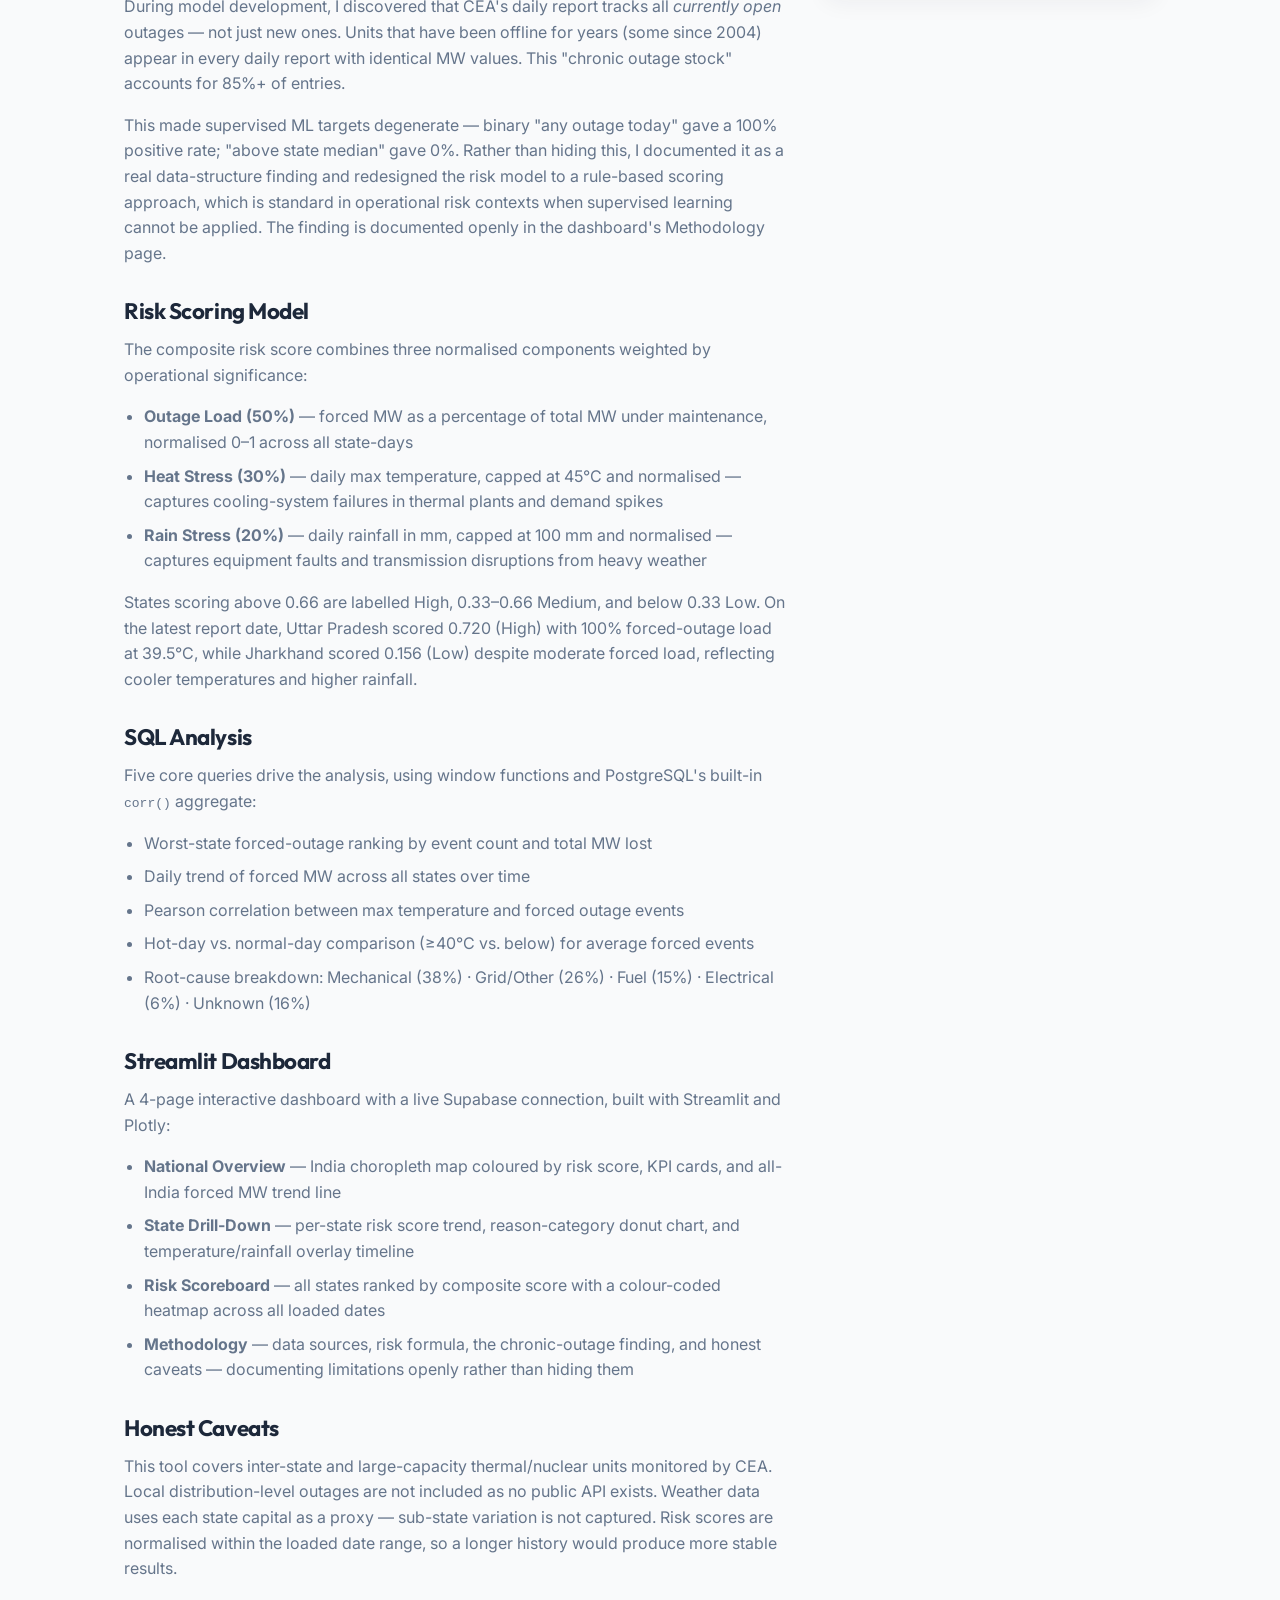
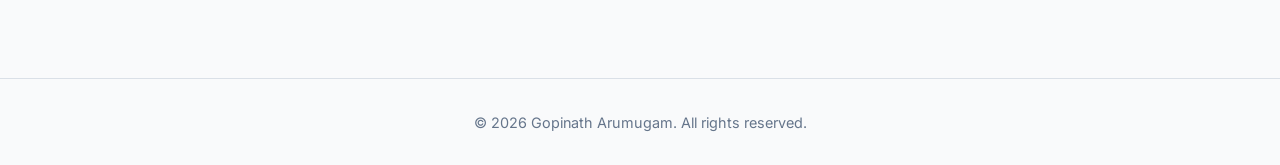
<file: projects/india-power-outage-tracker.html>
<!DOCTYPE html>
<html lang="en" data-theme="light">
  <head>
    <meta charset="UTF-8" />
    <meta name="viewport" content="width=device-width, initial-scale=1.0" />
    <title>India Power Outage Tracker — Gopinath Arumugam</title>
    <meta
      name="description"
      content="End-to-end analytics pipeline monitoring India's grid reliability — combining CEA outage reports with weather data to produce a composite risk score per state."
    />
    <script>
      (function () {
        try {
          var stored = localStorage.getItem("theme")
          var prefersDark = window.matchMedia("(prefers-color-scheme: dark)").matches
          document.documentElement.setAttribute("data-theme", stored || (prefersDark ? "dark" : "light"))
        } catch (e) {}
      })()
    </script>
    <link rel="preconnect" href="https://fonts.googleapis.com" />
    <link rel="preconnect" href="https://fonts.gstatic.com" crossorigin />
    <link
      href="https://fonts.googleapis.com/css2?family=Inter:wght@400;500;600;700&family=Outfit:wght@500;600;700&display=swap"
      rel="stylesheet"
    />
    <link rel="stylesheet" href="/styles/main.css" />
  </head>
  <body>
    <header class="site-header">
      <div class="container nav">
        <a href="/" class="brand">Gopinath<span>.</span></a>
        <nav aria-label="Primary">
          <ul class="nav-links">
            <li><a href="/#about">About</a></li>
            <li><a href="/#projects">Projects</a></li>
            <li><a href="/#experience">Experience</a></li>
            <li><a href="/#skills">Skills</a></li>
            <li><a href="/#contact">Contact</a></li>
          </ul>
        </nav>
        <div class="nav-right">
          <button id="theme-toggle" class="theme-toggle" type="button" aria-label="Toggle dark and light mode" aria-pressed="false">
            <svg class="icon-sun" viewBox="0 0 24 24" fill="none" stroke="currentColor" stroke-width="2" stroke-linecap="round" stroke-linejoin="round" aria-hidden="true">
              <circle cx="12" cy="12" r="4"></circle>
              <path d="M12 2v2M12 20v2M4.93 4.93l1.41 1.41M17.66 17.66l1.41 1.41M2 12h2M20 12h2M6.34 17.66l-1.41 1.41M19.07 4.93l-1.41 1.41"></path>
            </svg>
            <svg class="icon-moon" viewBox="0 0 24 24" fill="none" stroke="currentColor" stroke-width="2" stroke-linecap="round" stroke-linejoin="round" aria-hidden="true">
              <path d="M21 12.79A9 9 0 1 1 11.21 3 7 7 0 0 0 21 12.79z"></path>
            </svg>
          </button>
        </div>
      </div>
    </header>

    <main>
      <div class="detail-hero">
        <div class="container">
          <a class="back-link" href="/#projects">
            <svg viewBox="0 0 24 24" width="14" height="14" fill="none" stroke="currentColor" stroke-width="2" stroke-linecap="round" stroke-linejoin="round" aria-hidden="true"><path d="M19 12H5M12 5l-7 7 7 7"></path></svg>
            Back to projects
          </a>
          <span class="eyebrow">Case Study</span>
          <h1>India Power Outage Pattern &amp; Grid Reliability Tracker</h1>
          <div class="project-tools" style="margin-top: 1rem;">
            <span class="tool-chip">Python</span>
            <span class="tool-chip">PostgreSQL</span>
            <span class="tool-chip">Supabase</span>
            <span class="tool-chip">Streamlit</span>
            <span class="tool-chip">Plotly</span>
            <span class="tool-chip">Power BI</span>
            <span class="tool-chip">Open-Meteo API</span>
            <span class="tool-chip">pandas</span>
            <span class="tool-chip">psycopg2</span>
          </div>
        </div>
      </div>

      <div class="detail-body">
        <div class="container">
          <div class="detail-grid">

            <!-- ── Main content ── -->
            <div class="detail-main">

              <h2>The Problem</h2>
              <p>
                India's electricity distribution companies (discoms) do not publish outage data
                publicly. Residents, businesses, and researchers have no systematic way to understand
                which states are chronically unreliable, what conditions drive grid stress, or how
                to plan around outages. People are effectively flying blind.
              </p>
              <p>
                This project builds that visibility layer using publicly available central-level
                data from the Central Electricity Authority (CEA), enriched with real-time weather
                observations to produce a composite risk score for each state.
              </p>

              <h2>Architecture</h2>
              <p>
                The pipeline combines two data sources: CEA's Daily Maintenance Report
                (Sub-Report 10), downloaded manually from npp.gov.in, and daily weather data
                fetched automatically from the Open-Meteo Historical API. Both flow into a
                PostgreSQL database hosted on Supabase, where they're joined, scored, and served
                to the Streamlit dashboard.
              </p>
              <ul>
                <li><strong>parse_report10.py</strong> — extracts unit-level outage records from raw XLS files into a clean DataFrame, including reason-text categorisation (Mechanical / Electrical / Fuel / Grid-Other / Unknown)</li>
                <li><strong>load_report10.py</strong> — upserts the DataFrame into PostgreSQL with idempotent conflict handling so the same file can be reloaded without creating duplicates</li>
                <li><strong>batch_load.py</strong> — runs the loader across an entire folder of files in date order, with per-file error handling and a summary report</li>
                <li><strong>fetch_weather.py</strong> — pulls daily max temperature and rainfall for all 36 states/UTs from the Open-Meteo API and loads them into the weather fact table</li>
                <li><strong>risk_model.py</strong> — computes the composite risk score and writes results to <code>fact_risk_scores</code></li>
              </ul>

              <h2>Database Schema</h2>
              <p>
                A star schema with two dimension tables and three fact tables, hosted on Supabase
                (PostgreSQL 16). Dimensions hold stable descriptive data; facts hold time-series
                measurements joined by integer foreign keys.
              </p>
              <ul>
                <li><strong>dim_state</strong> — 36 states/UTs with region classification</li>
                <li><strong>dim_station</strong> — 82 power stations, auto-populated from report data</li>
                <li><strong>fact_outage_event</strong> — unit-level daily outage records (station, MW, category, reason text, timestamps)</li>
                <li><strong>fact_weather_event</strong> — daily max temperature and rainfall per state</li>
                <li><strong>fact_risk_scores</strong> — composite risk score per state per day with component breakdown</li>
              </ul>

              <h2>Key Finding — Chronic Outage Entries</h2>
              <p>
                During model development, I discovered that CEA's daily report tracks all
                <em>currently open</em> outages — not just new ones. Units that have been offline
                for years (some since 2004) appear in every daily report with identical MW values.
                This "chronic outage stock" accounts for 85%+ of entries.
              </p>
              <p>
                This made supervised ML targets degenerate — binary "any outage today" gave a 100%
                positive rate; "above state median" gave 0%. Rather than hiding this, I documented
                it as a real data-structure finding and redesigned the risk model to a rule-based
                scoring approach, which is standard in operational risk contexts when supervised
                learning cannot be applied. The finding is documented openly in the dashboard's
                Methodology page.
              </p>

              <h2>Risk Scoring Model</h2>
              <p>
                The composite risk score combines three normalised components weighted by operational
                significance:
              </p>
              <ul>
                <li><strong>Outage Load (50%)</strong> — forced MW as a percentage of total MW under maintenance, normalised 0–1 across all state-days</li>
                <li><strong>Heat Stress (30%)</strong> — daily max temperature, capped at 45°C and normalised — captures cooling-system failures in thermal plants and demand spikes</li>
                <li><strong>Rain Stress (20%)</strong> — daily rainfall in mm, capped at 100 mm and normalised — captures equipment faults and transmission disruptions from heavy weather</li>
              </ul>
              <p>
                States scoring above 0.66 are labelled High, 0.33–0.66 Medium, and below 0.33 Low.
                On the latest report date, Uttar Pradesh scored 0.720 (High) with 100% forced-outage
                load at 39.5°C, while Jharkhand scored 0.156 (Low) despite moderate forced load,
                reflecting cooler temperatures and higher rainfall.
              </p>

              <h2>SQL Analysis</h2>
              <p>
                Five core queries drive the analysis, using window functions and PostgreSQL's
                built-in <code>corr()</code> aggregate:
              </p>
              <ul>
                <li>Worst-state forced-outage ranking by event count and total MW lost</li>
                <li>Daily trend of forced MW across all states over time</li>
                <li>Pearson correlation between max temperature and forced outage events</li>
                <li>Hot-day vs. normal-day comparison (≥40°C vs. below) for average forced events</li>
                <li>Root-cause breakdown: Mechanical (38%) · Grid/Other (26%) · Fuel (15%) · Electrical (6%) · Unknown (16%)</li>
              </ul>

              <h2>Streamlit Dashboard</h2>
              <p>
                A 4-page interactive dashboard with a live Supabase connection, built with
                Streamlit and Plotly:
              </p>
              <ul>
                <li><strong>National Overview</strong> — India choropleth map coloured by risk score, KPI cards, and all-India forced MW trend line</li>
                <li><strong>State Drill-Down</strong> — per-state risk score trend, reason-category donut chart, and temperature/rainfall overlay timeline</li>
                <li><strong>Risk Scoreboard</strong> — all states ranked by composite score with a colour-coded heatmap across all loaded dates</li>
                <li><strong>Methodology</strong> — data sources, risk formula, the chronic-outage finding, and honest caveats — documenting limitations openly rather than hiding them</li>
              </ul>

              <h2>Honest Caveats</h2>
              <p>
                This tool covers inter-state and large-capacity thermal/nuclear units monitored by
                CEA. Local distribution-level outages are not included as no public API exists.
                Weather data uses each state capital as a proxy — sub-state variation is not
                captured. Risk scores are normalised within the loaded date range, so a longer
                history would produce more stable results.
              </p>

            </div>

            <!-- ── Aside ── -->
            <div class="detail-aside">
              <h3>Live Links</h3>
              <div style="display:flex;flex-direction:column;gap:0.75rem;">
                <a
                  href="https://gopinath-ipop.streamlit.app/"
                  target="_blank"
                  rel="noopener noreferrer"
                  class="btn btn-primary"
                  style="justify-content:center;"
                >
                  ⚡ Live Dashboard
                </a>
                <a
                  href="https://github.com/Gopinath23032001/Data_Analytics/tree/India-Power-Outage-Pattern-%26-Grid-Reliability-Tracker"
                  target="_blank"
                  rel="noopener noreferrer"
                  class="btn btn-secondary"
                  style="justify-content:center;"
                >
                  GitHub Repo
                </a>
              </div>

              <h3>Tech Stack</h3>
              <div class="aside-tools">
                <span class="tool-chip">Python 3.12</span>
                <span class="tool-chip">pandas</span>
                <span class="tool-chip">psycopg2</span>
                <span class="tool-chip">xlrd</span>
                <span class="tool-chip">requests</span>
                <span class="tool-chip">PostgreSQL 16</span>
                <span class="tool-chip">Supabase</span>
                <span class="tool-chip">Streamlit</span>
                <span class="tool-chip">Plotly</span>
                <span class="tool-chip">Power BI</span>
                <span class="tool-chip">Open-Meteo API</span>
              </div>

              <h3>Data Sources</h3>
              <div class="aside-tools">
                <span class="tool-chip">CEA Sub-Report 10</span>
                <span class="tool-chip">npp.gov.in</span>
                <span class="tool-chip">Open-Meteo Historical API</span>
              </div>

              <h3>Key Metrics</h3>
              <ul style="list-style:none;padding:0;display:flex;flex-direction:column;gap:0.75rem;margin-top:0.25rem;">
                <li style="background:var(--surface-2);border:1px solid var(--border);border-radius:0.5rem;padding:0.75rem 1rem;">
                  <span style="font-size:1.5rem;font-weight:700;font-family:'Outfit',sans-serif;color:var(--primary);">2,040</span>
                  <span style="display:block;font-size:0.8rem;color:var(--muted);margin-top:0.1rem;">Outage events loaded</span>
                </li>
                <li style="background:var(--surface-2);border:1px solid var(--border);border-radius:0.5rem;padding:0.75rem 1rem;">
                  <span style="font-size:1.5rem;font-weight:700;font-family:'Outfit',sans-serif;color:var(--primary);">17</span>
                  <span style="display:block;font-size:0.8rem;color:var(--muted);margin-top:0.1rem;">Report dates backfilled</span>
                </li>
                <li style="background:var(--surface-2);border:1px solid var(--border);border-radius:0.5rem;padding:0.75rem 1rem;">
                  <span style="font-size:1.5rem;font-weight:700;font-family:'Outfit',sans-serif;color:var(--primary);">82</span>
                  <span style="display:block;font-size:0.8rem;color:var(--muted);margin-top:0.1rem;">Power stations tracked</span>
                </li>
                <li style="background:var(--surface-2);border:1px solid var(--border);border-radius:0.5rem;padding:0.75rem 1rem;">
                  <span style="font-size:1.5rem;font-weight:700;font-family:'Outfit',sans-serif;color:var(--primary);">15</span>
                  <span style="display:block;font-size:0.8rem;color:var(--muted);margin-top:0.1rem;">States scored daily</span>
                </li>
                <li style="background:var(--surface-2);border:1px solid var(--border);border-radius:0.5rem;padding:0.75rem 1rem;">
                  <span style="font-size:1.5rem;font-weight:700;font-family:'Outfit',sans-serif;color:var(--primary);">4</span>
                  <span style="display:block;font-size:0.8rem;color:var(--muted);margin-top:0.1rem;">Streamlit dashboard pages</span>
                </li>
              </ul>

              <h3>Project Type</h3>
              <div class="aside-tools">
                <span class="tool-chip">End-to-End Pipeline</span>
                <span class="tool-chip">Live API Integration</span>
                <span class="tool-chip">Risk Scoring</span>
                <span class="tool-chip">Public Interest Data</span>
              </div>
            </div>

          </div>
        </div>
      </div>
    </main>

    <footer class="site-footer">
      <div class="container">
        &copy; <span id="year"></span> Gopinath Arumugam. All rights reserved.
      </div>
    </footer>

    <script>
      document.getElementById("year").textContent = new Date().getFullYear()
    </script>
    <script src="/styles/theme.js"></script>
  </body>
</html>
</file>
<file: styles/main.css>
/* ============================================================
   Data Analyst Portfolio — shared styles
   Clean, professional layout with light/dark theming.
   ============================================================ */

*,
*::before,
*::after {
  box-sizing: border-box;
  margin: 0;
  padding: 0;
}

:root {
  /* Light theme (default) */
  --bg: hsl(210, 20%, 98%);
  --surface: hsl(0, 0%, 100%);
  --surface-2: hsl(210, 20%, 96%);
  --border: hsl(214, 20%, 88%);
  --fg: hsl(217, 33%, 17%);
  --muted: hsl(215, 16%, 47%);
  --primary: hsl(201, 96%, 32%);
  --primary-fg: hsl(0, 0%, 100%);
  --accent: hsl(173, 80%, 36%);
  --shadow: 0 1px 3px hsl(217, 33%, 17%, 0.08), 0 8px 24px hsl(217, 33%, 17%, 0.06);
  --radius: 0.75rem;
}

html[data-theme="dark"] {
  --bg: hsl(222, 28%, 8%);
  --surface: hsl(222, 24%, 12%);
  --surface-2: hsl(222, 22%, 16%);
  --border: hsl(222, 18%, 22%);
  --fg: hsl(210, 30%, 96%);
  --muted: hsl(215, 16%, 65%);
  --primary: hsl(201, 90%, 58%);
  --primary-fg: hsl(222, 28%, 8%);
  --accent: hsl(173, 70%, 50%);
  --shadow: 0 1px 3px hsl(0, 0%, 0%, 0.4), 0 8px 24px hsl(0, 0%, 0%, 0.35);
}

html {
  scroll-behavior: smooth;
}

body {
  background: var(--bg);
  color: var(--fg);
  font-family: "Inter", system-ui, -apple-system, "Segoe UI", sans-serif;
  line-height: 1.6;
  -webkit-font-smoothing: antialiased;
  transition: background 0.3s ease, color 0.3s ease;
}

h1,
h2,
h3,
h4 {
  font-family: "Outfit", "Inter", sans-serif;
  letter-spacing: -0.02em;
  line-height: 1.2;
  color: var(--fg);
}

a {
  color: var(--primary);
  text-decoration: none;
}

a:hover {
  text-decoration: underline;
}

img {
  display: block;
  max-width: 100%;
}

/* ── Layout helpers ── */
.container {
  width: 100%;
  max-width: 1080px;
  margin: 0 auto;
  padding: 0 1.5rem;
}

section {
  padding: 5rem 0;
}

.section-title {
  font-size: clamp(1.6rem, 4vw, 2.25rem);
  margin-bottom: 0.75rem;
}

.section-intro {
  color: var(--muted);
  max-width: 42rem;
  margin-bottom: 3rem;
}

.eyebrow {
  display: inline-block;
  font-size: 0.8rem;
  font-weight: 700;
  letter-spacing: 0.08em;
  text-transform: uppercase;
  color: var(--accent);
  margin-bottom: 1rem;
}

/* ── Header / Nav ── */
.site-header {
  position: sticky;
  top: 0;
  z-index: 50;
  background: color-mix(in srgb, var(--bg) 85%, transparent);
  backdrop-filter: blur(12px);
  -webkit-backdrop-filter: blur(12px);
  border-bottom: 1px solid var(--border);
}

.nav {
  display: flex;
  align-items: center;
  justify-content: space-between;
  height: 4.25rem;
}

.brand {
  font-family: "Outfit", sans-serif;
  font-weight: 700;
  font-size: 1.2rem;
  color: var(--fg);
}

.brand:hover {
  text-decoration: none;
}

.brand span {
  color: var(--primary);
}

.nav-links {
  display: flex;
  align-items: center;
  gap: 1.75rem;
  list-style: none;
}

.nav-links a {
  color: var(--muted);
  font-weight: 500;
  font-size: 0.95rem;
}

.nav-links a:hover {
  color: var(--fg);
  text-decoration: none;
}

.nav-right {
  display: flex;
  align-items: center;
  gap: 1rem;
}

/* ── Theme toggle ── */
.theme-toggle {
  display: inline-flex;
  align-items: center;
  justify-content: center;
  width: 2.5rem;
  height: 2.5rem;
  border: 1px solid var(--border);
  border-radius: 0.625rem;
  background: var(--surface);
  color: var(--fg);
  cursor: pointer;
  transition: background 0.2s ease, border-color 0.2s ease;
}

.theme-toggle:hover {
  background: var(--surface-2);
  border-color: var(--primary);
}

.theme-toggle svg {
  width: 1.15rem;
  height: 1.15rem;
}

/* Show/hide sun & moon depending on theme */
.theme-toggle .icon-moon {
  display: none;
}
html[data-theme="dark"] .theme-toggle .icon-sun {
  display: none;
}
html[data-theme="dark"] .theme-toggle .icon-moon {
  display: block;
}

/* ── Buttons ── */
.btn {
  display: inline-flex;
  align-items: center;
  gap: 0.5rem;
  padding: 0.8rem 1.5rem;
  border-radius: var(--radius);
  font-weight: 600;
  font-size: 0.95rem;
  cursor: pointer;
  border: 1px solid transparent;
  transition: transform 0.15s ease, background 0.2s ease, border-color 0.2s ease;
}

.btn:hover {
  text-decoration: none;
  transform: translateY(-2px);
}

.btn-primary {
  background: var(--primary);
  color: var(--primary-fg);
}

.btn-secondary {
  background: var(--surface);
  color: var(--fg);
  border-color: var(--border);
}

.btn-secondary:hover {
  background: var(--surface-2);
}

/* ── Hero ── */
.hero {
  padding: 6rem 0 5rem;
}

.hero-grid {
  display: grid;
  grid-template-columns: 1fr;
  gap: 3rem;
  align-items: center;
}

@media (min-width: 820px) {
  .hero-grid {
    grid-template-columns: 1.1fr 0.9fr;
    gap: 3.5rem;
  }
}

.hero-media {
  position: relative;
  justify-self: center;
  max-width: 24rem;
  width: 100%;
}

.hero-media img {
  width: 100%;
  height: auto;
  border-radius: var(--radius);
  border: 1px solid var(--border);
  box-shadow: var(--shadow);
  object-fit: cover;
  aspect-ratio: 4 / 5;
}

/* ── About ── */
.about-text {
  color: var(--muted);
  max-width: 50rem;
  font-size: 1.05rem;
  margin-bottom: 2rem;
}

.about-cert {
  display: inline-flex;
  align-items: center;
  gap: 1rem;
  padding: 1rem 1.5rem;
  background: var(--surface);
  border: 1px solid var(--border);
  border-radius: var(--radius);
  box-shadow: var(--shadow);
}

.about-cert svg {
  width: 2rem;
  height: 2rem;
  color: var(--primary);
  flex-shrink: 0;
}

.about-cert strong {
  display: block;
  color: var(--fg);
  font-family: "Outfit", sans-serif;
  font-size: 1.05rem;
}

.about-cert span {
  color: var(--muted);
  font-size: 0.9rem;
}

.hero-tag {
  display: inline-block;
  padding: 0.35rem 0.9rem;
  border-radius: 9999px;
  background: var(--surface-2);
  border: 1px solid var(--border);
  color: var(--accent);
  font-size: 0.8rem;
  font-weight: 600;
  margin-bottom: 1.5rem;
}

.hero h1 {
  font-size: clamp(2.25rem, 6vw, 3.75rem);
  margin-bottom: 1.25rem;
}

.hero h1 .accent {
  color: var(--primary);
}

.hero-tagline {
  font-size: clamp(1.05rem, 2.5vw, 1.3rem);
  color: var(--muted);
  max-width: 40rem;
  margin-bottom: 2.25rem;
}

.hero-actions {
  display: flex;
  flex-wrap: wrap;
  gap: 1rem;
}

/* ── Projects grid ── */
.projects-grid {
  display: grid;
  grid-template-columns: 1fr;
  gap: 1.5rem;
}

@media (min-width: 700px) {
  .projects-grid {
    grid-template-columns: repeat(2, 1fr);
  }
}

@media (min-width: 980px) {
  .projects-grid {
    grid-template-columns: repeat(3, 1fr);
  }
}

.project-card {
  display: flex;
  flex-direction: column;
  background: var(--surface);
  border: 1px solid var(--border);
  border-radius: var(--radius);
  padding: 1.75rem;
  box-shadow: var(--shadow);
  color: inherit;
  transition: transform 0.2s ease, border-color 0.2s ease, box-shadow 0.2s ease;
}

.project-card:hover {
  text-decoration: none;
  transform: translateY(-4px);
  border-color: var(--primary);
  box-shadow: 0 12px 32px hsl(201, 96%, 32%, 0.15);
}

.project-card h3 {
  font-size: 1.25rem;
  margin-bottom: 0.75rem;
}

.project-tools {
  display: flex;
  flex-wrap: wrap;
  gap: 0.4rem;
  margin-bottom: 1rem;
}

.tool-chip {
  font-size: 0.72rem;
  font-weight: 600;
  padding: 0.25rem 0.6rem;
  border-radius: 9999px;
  background: var(--surface-2);
  color: var(--muted);
  border: 1px solid var(--border);
}

.project-desc {
  color: var(--muted);
  font-size: 0.95rem;
  flex: 1;
}

.project-link {
  display: inline-flex;
  align-items: center;
  gap: 0.4rem;
  margin-top: 1.25rem;
  font-weight: 600;
  font-size: 0.9rem;
  color: var(--primary);
}

/* ── Skills badges ── */
.skills-badges {
  display: flex;
  flex-wrap: wrap;
  gap: 1rem;
}

.skill-badge {
  display: inline-flex;
  align-items: center;
  gap: 0.6rem;
  padding: 0.7rem 1.25rem;
  background: var(--surface);
  border: 1px solid var(--border);
  border-radius: 9999px;
  font-weight: 600;
  box-shadow: var(--shadow);
}

.skill-badge .dot {
  width: 0.65rem;
  height: 0.65rem;
  border-radius: 50%;
  background: var(--accent);
}

/* ── Contact / socials ── */
.contact-card {
  background: var(--surface);
  border: 1px solid var(--border);
  border-radius: var(--radius);
  padding: 2.5rem;
  box-shadow: var(--shadow);
  text-align: center;
}

.contact-card p {
  color: var(--muted);
  max-width: 34rem;
  margin: 0 auto 2rem;
}

.socials {
  display: flex;
  flex-wrap: wrap;
  justify-content: center;
  gap: 1rem;
}

.social-link {
  display: inline-flex;
  align-items: center;
  gap: 0.6rem;
  padding: 0.8rem 1.4rem;
  border: 1px solid var(--border);
  border-radius: var(--radius);
  background: var(--surface-2);
  color: var(--fg);
  font-weight: 600;
  transition: border-color 0.2s ease, transform 0.15s ease;
}

.social-link:hover {
  text-decoration: none;
  border-color: var(--primary);
  transform: translateY(-2px);
}

.social-link svg {
  width: 1.2rem;
  height: 1.2rem;
}

/* ── Footer ── */
.site-footer {
  border-top: 1px solid var(--border);
  padding: 2rem 0;
  color: var(--muted);
  font-size: 0.9rem;
  text-align: center;
}

/* ── Project detail page ── */
.detail-hero {
  padding: 4rem 0 2rem;
}

.back-link {
  display: inline-flex;
  align-items: center;
  gap: 0.4rem;
  color: var(--muted);
  font-weight: 600;
  font-size: 0.9rem;
  margin-bottom: 2rem;
}

.back-link:hover {
  color: var(--fg);
  text-decoration: none;
}

.detail-hero h1 {
  font-size: clamp(2rem, 5vw, 3rem);
  margin-bottom: 1rem;
}

.detail-body {
  padding-top: 1rem;
  padding-bottom: 5rem;
}

.detail-grid {
  display: grid;
  grid-template-columns: 1fr;
  gap: 2.5rem;
}

@media (min-width: 860px) {
  .detail-grid {
    grid-template-columns: 2fr 1fr;
  }
}

.detail-main h2 {
  font-size: 1.4rem;
  margin: 2rem 0 0.75rem;
}

.detail-main h2:first-child {
  margin-top: 0;
}

.detail-main p {
  color: var(--muted);
  margin-bottom: 1rem;
}

.detail-main ul {
  color: var(--muted);
  padding-left: 1.25rem;
  margin-bottom: 1rem;
}

.detail-main li {
  margin-bottom: 0.5rem;
}

.detail-aside {
  align-self: start;
  background: var(--surface);
  border: 1px solid var(--border);
  border-radius: var(--radius);
  padding: 1.75rem;
  box-shadow: var(--shadow);
}

.detail-aside h3 {
  font-size: 0.8rem;
  text-transform: uppercase;
  letter-spacing: 0.08em;
  color: var(--muted);
  margin-bottom: 1rem;
}

.detail-aside h3:not(:first-child) {
  margin-top: 1.75rem;
}

.aside-tools {
  display: flex;
  flex-wrap: wrap;
  gap: 0.4rem;
}

/* ── Projects grid (2-col variant) ── */
.projects-grid--2col {
  max-width: 860px;
}

@media (min-width: 700px) {
  .projects-grid--2col {
    grid-template-columns: repeat(2, 1fr);
  }
}

@media (min-width: 980px) {
  .projects-grid--2col {
    grid-template-columns: repeat(2, 1fr);
  }
}

/* ── Work experience timeline ── */
.timeline {
  position: relative;
  display: flex;
  flex-direction: column;
  gap: 0;
  padding-left: 1.5rem;
}

.timeline::before {
  content: "";
  position: absolute;
  left: 0.5rem;
  top: 0.6rem;
  bottom: 0.6rem;
  width: 2px;
  background: var(--border);
  border-radius: 1px;
}

.timeline-item {
  position: relative;
  padding: 0 0 2.5rem 2rem;
}

.timeline-item:last-child {
  padding-bottom: 0;
}

.timeline-marker {
  position: absolute;
  left: -1rem;
  top: 0.55rem;
  width: 0.75rem;
  height: 0.75rem;
  border-radius: 50%;
  background: var(--primary);
  border: 2px solid var(--bg);
  box-shadow: 0 0 0 2px var(--primary);
}

.timeline-content {
  background: var(--surface);
  border: 1px solid var(--border);
  border-radius: var(--radius);
  padding: 1.5rem;
  box-shadow: var(--shadow);
}

.timeline-header {
  display: flex;
  flex-wrap: wrap;
  justify-content: space-between;
  align-items: flex-start;
  gap: 0.5rem 1rem;
  margin-bottom: 1rem;
}

.timeline-header h3 {
  font-size: 1.1rem;
  margin-bottom: 0.2rem;
}

.timeline-company {
  color: var(--primary);
  font-weight: 600;
  font-size: 0.9rem;
}

.timeline-period {
  color: var(--muted);
  font-size: 0.85rem;
  font-weight: 500;
  white-space: nowrap;
  background: var(--surface-2);
  border: 1px solid var(--border);
  border-radius: 9999px;
  padding: 0.25rem 0.75rem;
  flex-shrink: 0;
}

.timeline-list {
  color: var(--muted);
  padding-left: 1.25rem;
  font-size: 0.95rem;
}

.timeline-list li {
  margin-bottom: 0.4rem;
}

/* ── Skills grid with categories ── */
.skills-grid {
  display: grid;
  grid-template-columns: 1fr;
  gap: 2rem;
}

@media (min-width: 700px) {
  .skills-grid {
    grid-template-columns: repeat(2, 1fr);
  }
}

.skills-category {
  background: var(--surface);
  border: 1px solid var(--border);
  border-radius: var(--radius);
  padding: 1.5rem;
  box-shadow: var(--shadow);
}

.skills-category-title {
  font-size: 0.8rem;
  font-weight: 700;
  letter-spacing: 0.07em;
  text-transform: uppercase;
  color: var(--muted);
  margin-bottom: 1rem;
}

.skills-category .skills-badges {
  gap: 0.6rem;
}

/* ── Focus visibility for accessibility ── */
a:focus-visible,
button:focus-visible {
  outline: 2px solid var(--primary);
  outline-offset: 2px;
  border-radius: 0.25rem;
}

/* Hide nav links on small screens to keep header clean */
@media (max-width: 640px) {
  .nav-links {
    display: none;
  }
}
</file>
